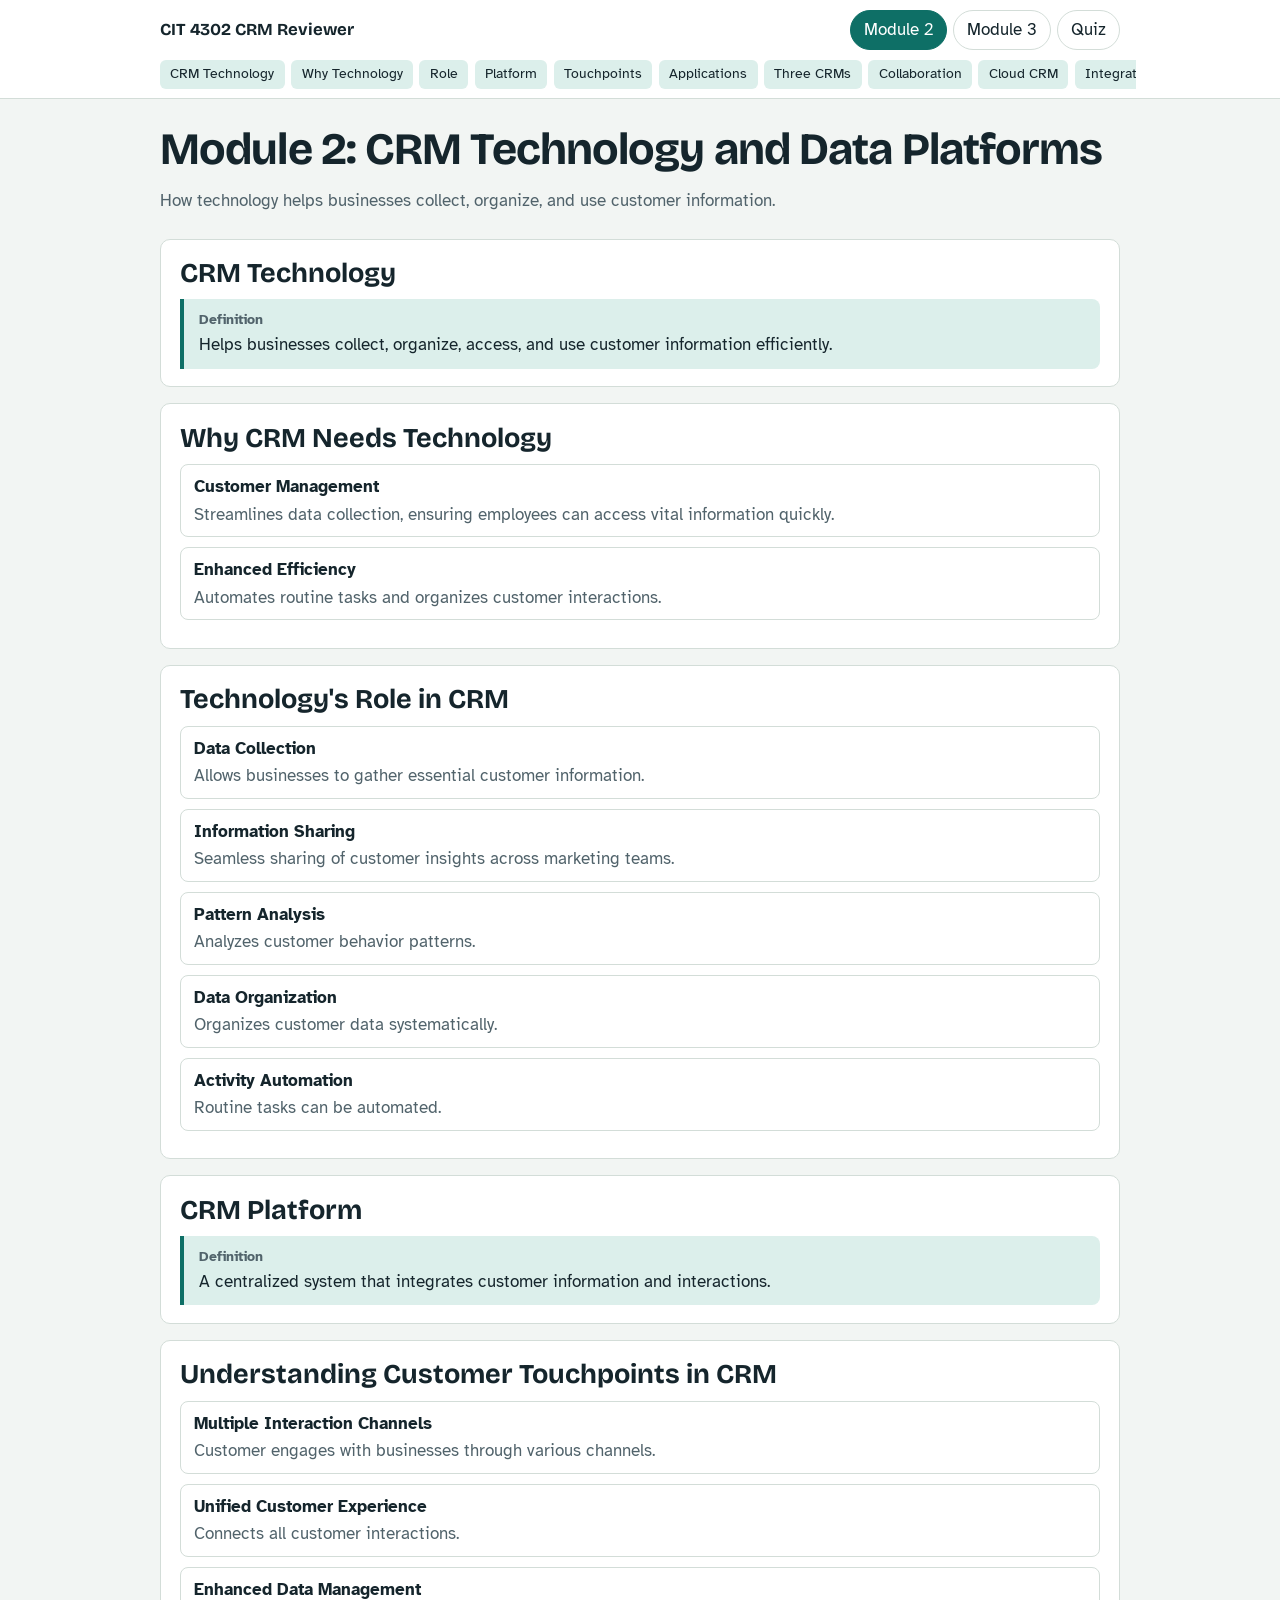
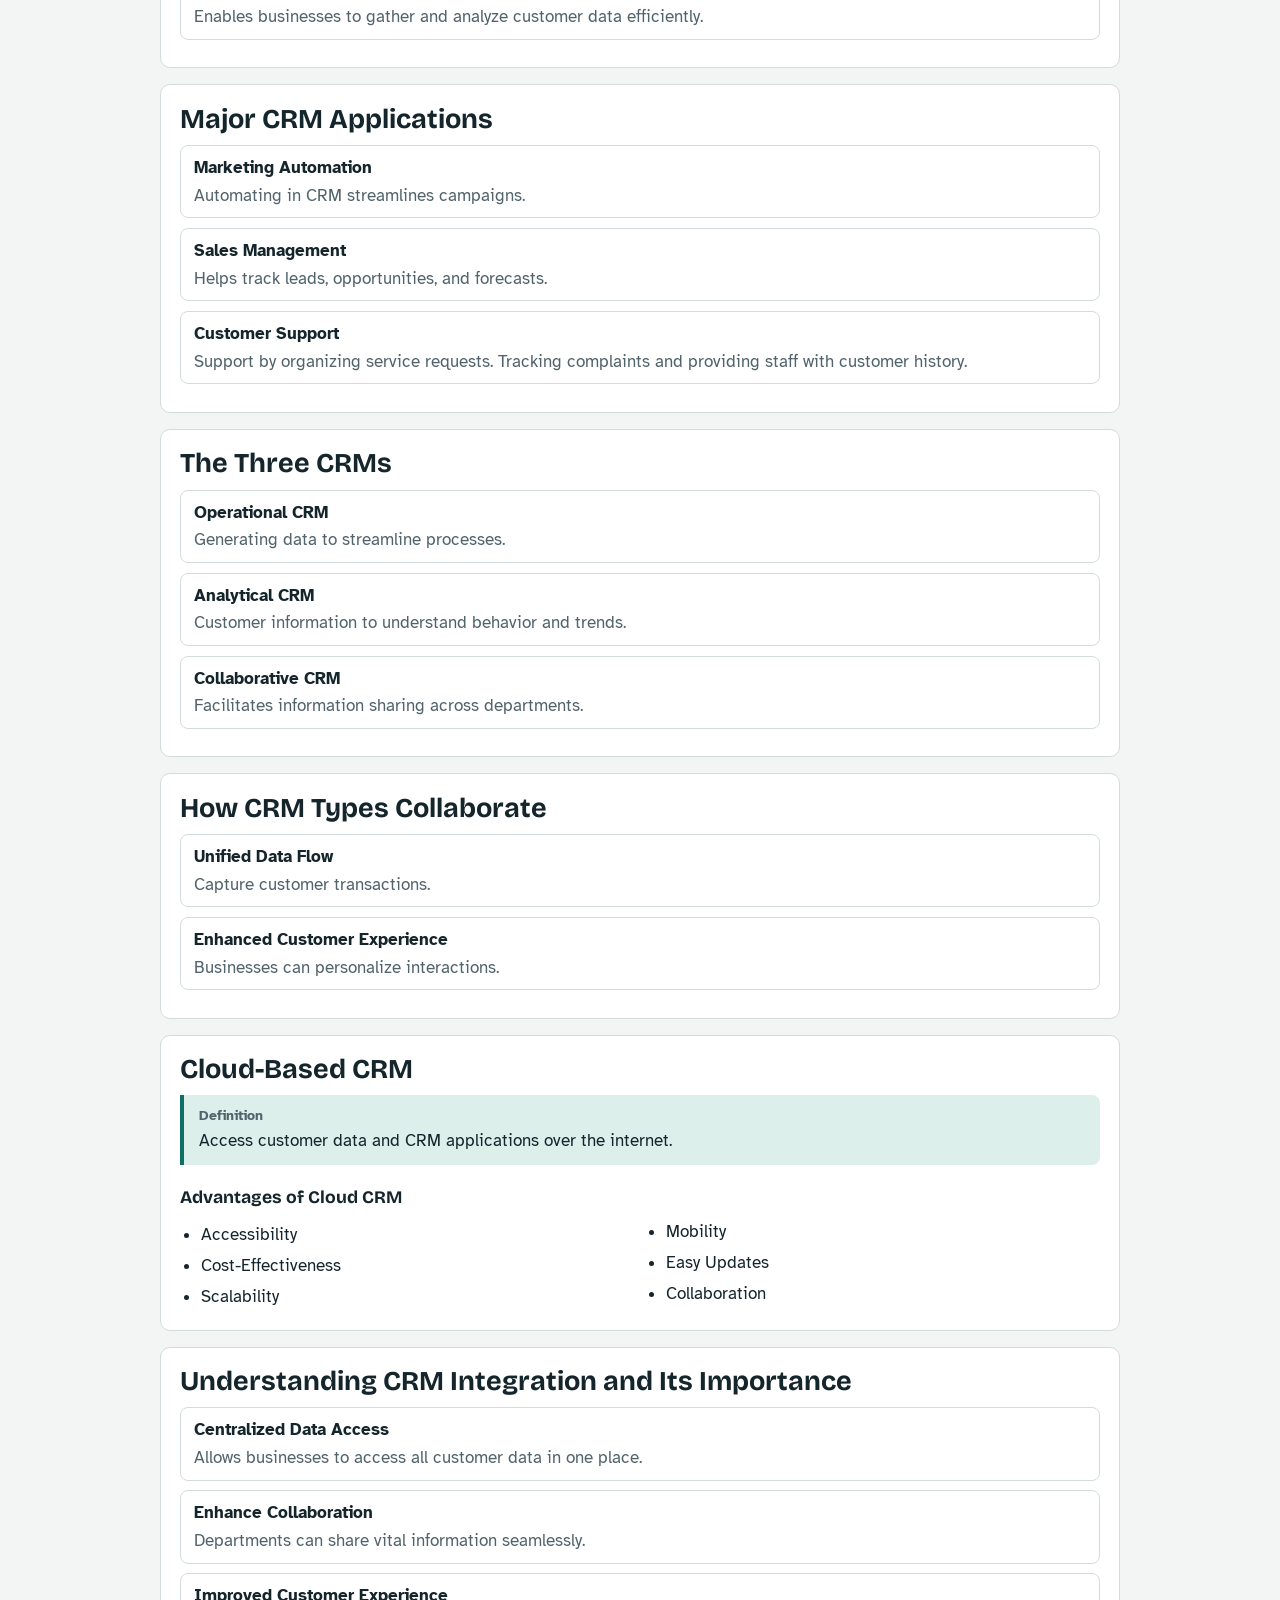
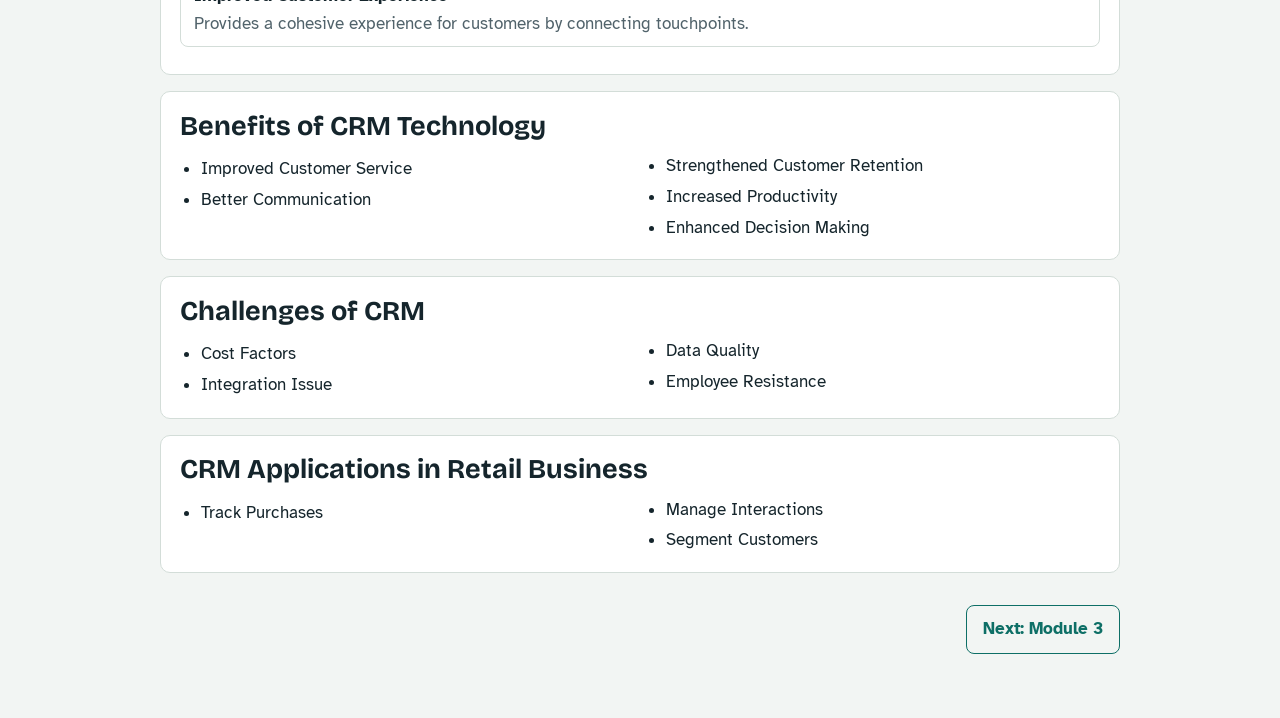
<file: index.html>
<!DOCTYPE html>
<html lang="en"><head><meta charset="utf-8"><meta name="viewport" content="width=device-width,initial-scale=1">
<title>Module 2: CRM Technology and Data Platforms | CIT 4302</title>
<link rel="preconnect" href="https://fonts.googleapis.com"><link rel="preconnect" href="https://fonts.gstatic.com" crossorigin>
<link href="https://fonts.googleapis.com/css2?family=Atkinson+Hyperlegible:wght@400;700&family=Bricolage+Grotesque:wght@600;700&display=swap" rel="stylesheet">
<link rel="stylesheet" href="styles.css"></head><body>
<header class="top"><div class="bar"><strong class="brand">CIT 4302 CRM Reviewer</strong>
<nav aria-label="Pages"><a href="index.html" aria-current="page">Module 2</a><a href="module3.html">Module 3</a><a href="quiz.html">Quiz</a></nav></div>
<nav class="jump" aria-label="Sections"><a href="#tech">CRM Technology</a><a href="#why">Why Technology</a><a href="#role">Role</a><a href="#platform">Platform</a><a href="#touch">Touchpoints</a><a href="#apps">Applications</a><a href="#three">Three CRMs</a><a href="#collab">Collaboration</a><a href="#cloud">Cloud CRM</a><a href="#integration">Integration</a><a href="#benefits">Benefits</a><a href="#challenges">Challenges</a><a href="#retail">Retail</a></nav></header>
<main>
<div class="hero"><h1>Module 2: CRM Technology and Data Platforms</h1><p>How technology helps businesses collect, organize, and use customer information.</p></div>

<section id="tech"><h2>CRM Technology</h2>
<div class="def"><b>Definition</b>Helps businesses collect, organize, access, and use customer information efficiently.</div></section>

<section id="why"><h2>Why CRM Needs Technology</h2>
<dl class="terms"><div><dt>Customer Management</dt><dd>Streamlines data collection, ensuring employees can access vital information quickly.</dd></div>
<div><dt>Enhanced Efficiency</dt><dd>Automates routine tasks and organizes customer interactions.</dd></div></dl></section>

<section id="role"><h2>Technology's Role in CRM</h2>
<dl class="terms"><div><dt>Data Collection</dt><dd>Allows businesses to gather essential customer information.</dd></div>
<div><dt>Information Sharing</dt><dd>Seamless sharing of customer insights across marketing teams.</dd></div>
<div><dt>Pattern Analysis</dt><dd>Analyzes customer behavior patterns.</dd></div>
<div><dt>Data Organization</dt><dd>Organizes customer data systematically.</dd></div>
<div><dt>Activity Automation</dt><dd>Routine tasks can be automated.</dd></div></dl></section>

<section id="platform"><h2>CRM Platform</h2>
<div class="def"><b>Definition</b>A centralized system that integrates customer information and interactions.</div></section>

<section id="touch"><h2>Understanding Customer Touchpoints in CRM</h2>
<dl class="terms"><div><dt>Multiple Interaction Channels</dt><dd>Customer engages with businesses through various channels.</dd></div>
<div><dt>Unified Customer Experience</dt><dd>Connects all customer interactions.</dd></div>
<div><dt>Enhanced Data Management</dt><dd>Enables businesses to gather and analyze customer data efficiently.</dd></div></dl></section>

<section id="apps"><h2>Major CRM Applications</h2>
<dl class="terms"><div><dt>Marketing Automation</dt><dd>Automating in CRM streamlines campaigns.</dd></div>
<div><dt>Sales Management</dt><dd>Helps track leads, opportunities, and forecasts.</dd></div>
<div><dt>Customer Support</dt><dd>Support by organizing service requests. Tracking complaints and providing staff with customer history.</dd></div></dl></section>

<section id="three"><h2>The Three CRMs</h2>
<dl class="terms"><div><dt>Operational CRM</dt><dd>Generating data to streamline processes.</dd></div>
<div><dt>Analytical CRM</dt><dd>Customer information to understand behavior and trends.</dd></div>
<div><dt>Collaborative CRM</dt><dd>Facilitates information sharing across departments.</dd></div></dl></section>

<section id="collab"><h2>How CRM Types Collaborate</h2>
<dl class="terms"><div><dt>Unified Data Flow</dt><dd>Capture customer transactions.</dd></div>
<div><dt>Enhanced Customer Experience</dt><dd>Businesses can personalize interactions.</dd></div></dl></section>

<section id="cloud"><h2>Cloud-Based CRM</h2>
<div class="def"><b>Definition</b>Access customer data and CRM applications over the internet.</div>
<h3>Advantages of Cloud CRM</h3>
<ul class="two"><li>Accessibility</li><li>Cost-Effectiveness</li><li>Scalability</li><li>Mobility</li><li>Easy Updates</li><li>Collaboration</li></ul></section>

<section id="integration"><h2>Understanding CRM Integration and Its Importance</h2>
<dl class="terms"><div><dt>Centralized Data Access</dt><dd>Allows businesses to access all customer data in one place.</dd></div>
<div><dt>Enhance Collaboration</dt><dd>Departments can share vital information seamlessly.</dd></div>
<div><dt>Improved Customer Experience</dt><dd>Provides a cohesive experience for customers by connecting touchpoints.</dd></div></dl></section>

<section id="benefits"><h2>Benefits of CRM Technology</h2>
<ul class="two"><li>Improved Customer Service</li><li>Better Communication</li><li>Strengthened Customer Retention</li><li>Increased Productivity</li><li>Enhanced Decision Making</li></ul></section>

<section id="challenges"><h2>Challenges of CRM</h2>
<ul class="two"><li>Cost Factors</li><li>Integration Issue</li><li>Data Quality</li><li>Employee Resistance</li></ul></section>

<section id="retail"><h2>CRM Applications in Retail Business</h2>
<ul class="two"><li>Track Purchases</li><li>Manage Interactions</li><li>Segment Customers</li></ul></section>

<div class="pager"><span></span><a href="module3.html">Next: Module 3</a></div>
</main></body></html>
</file>
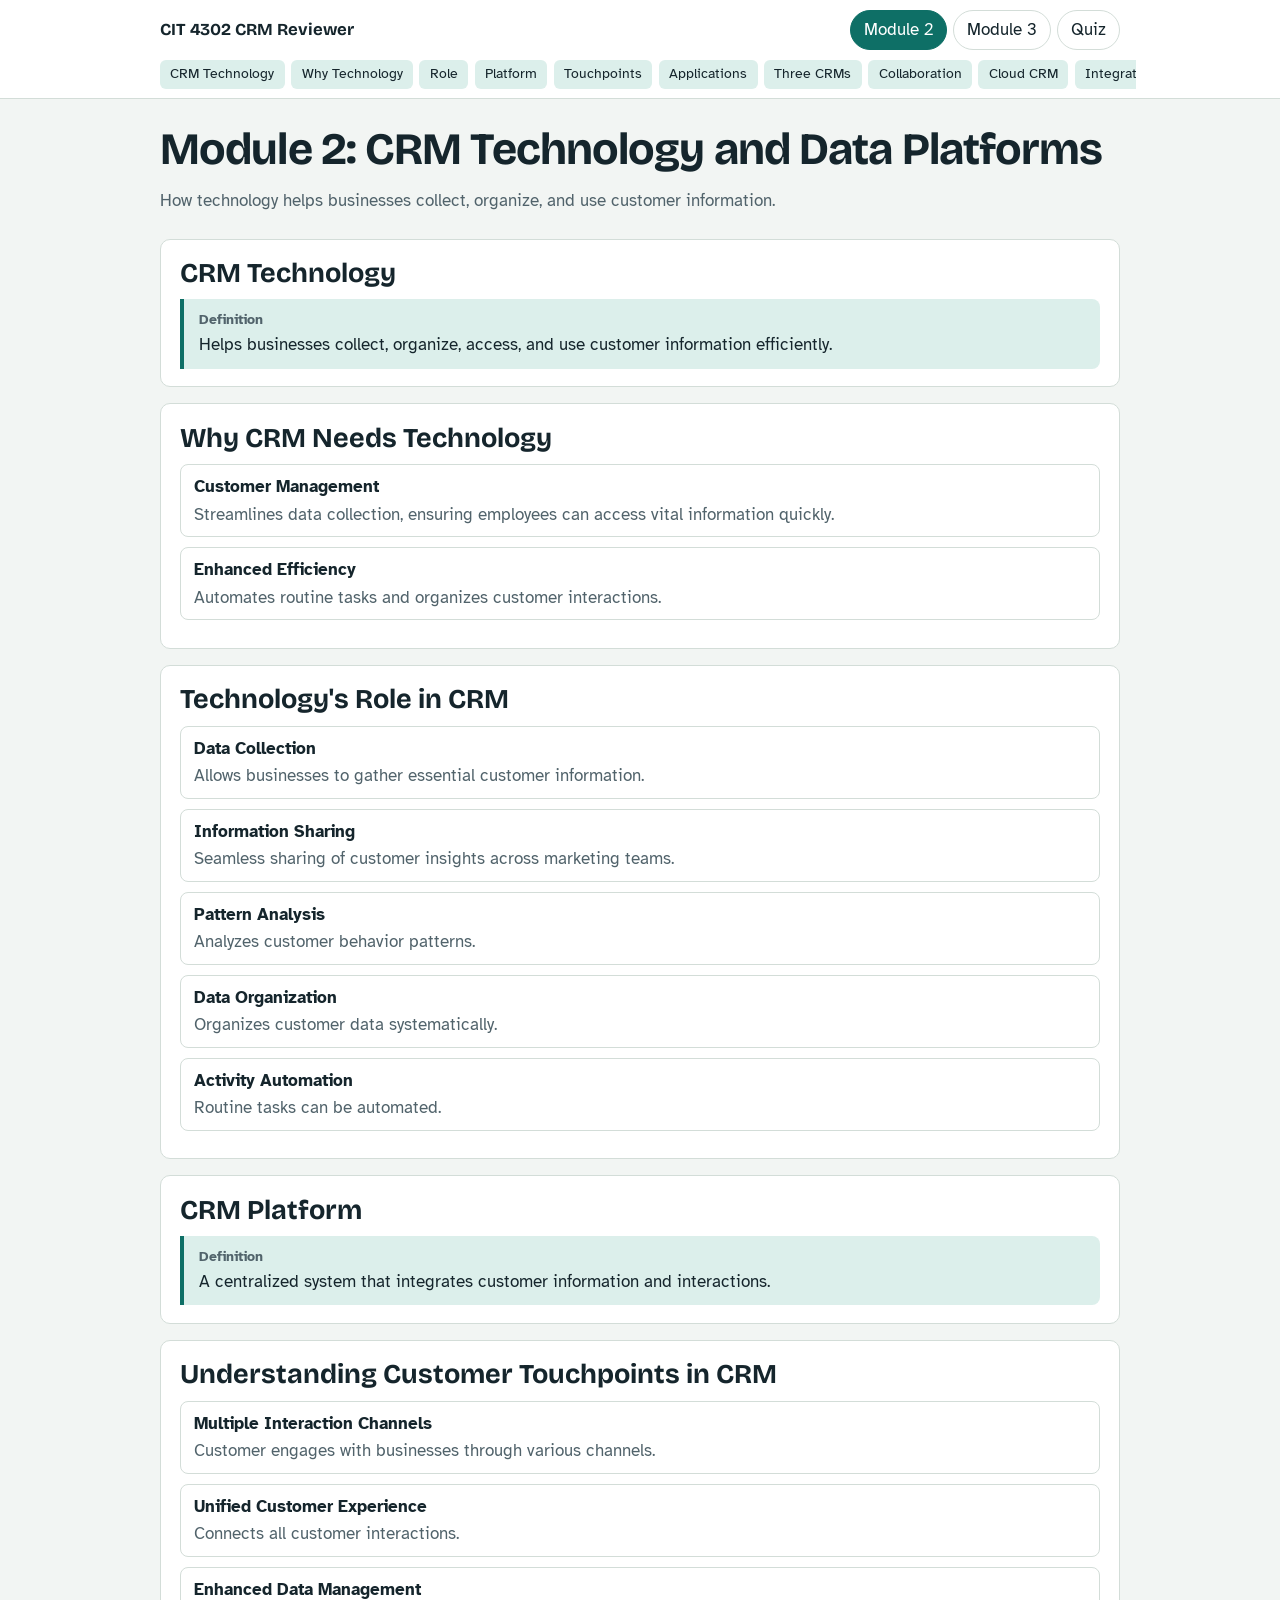
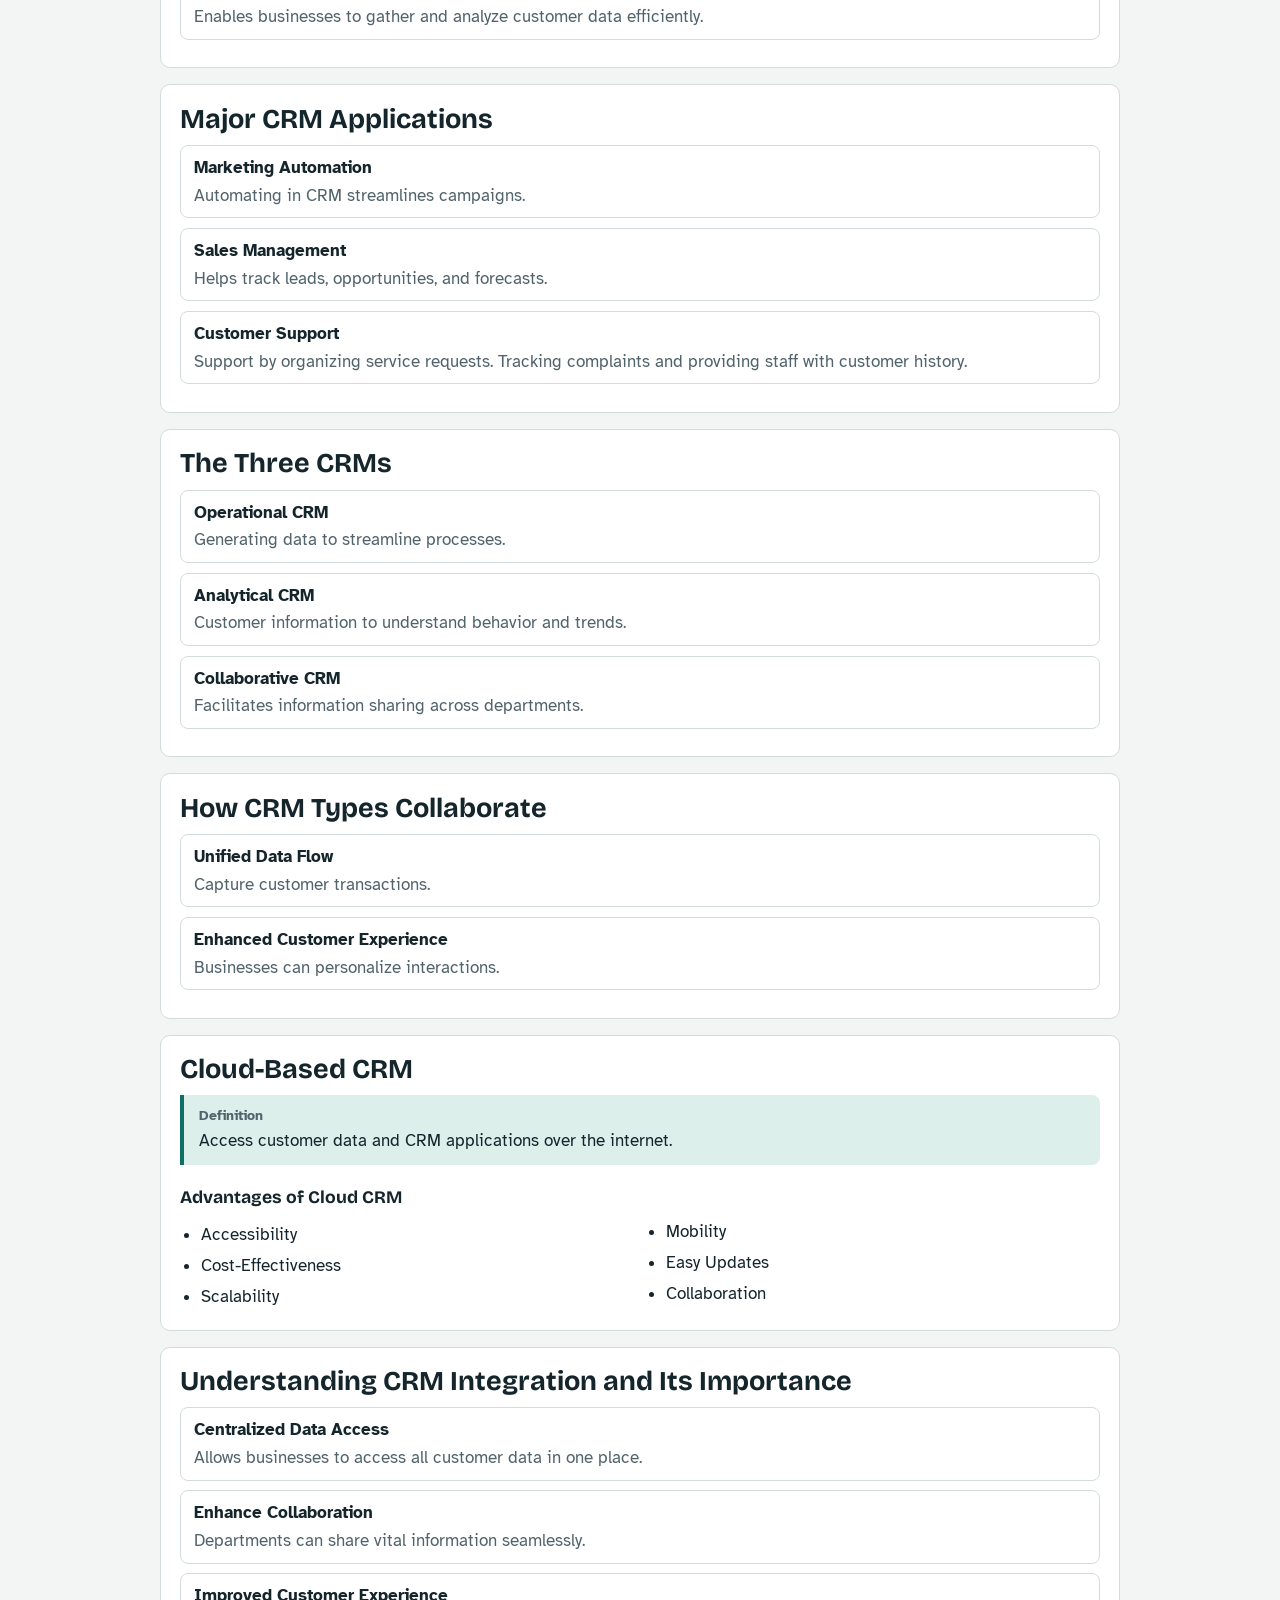
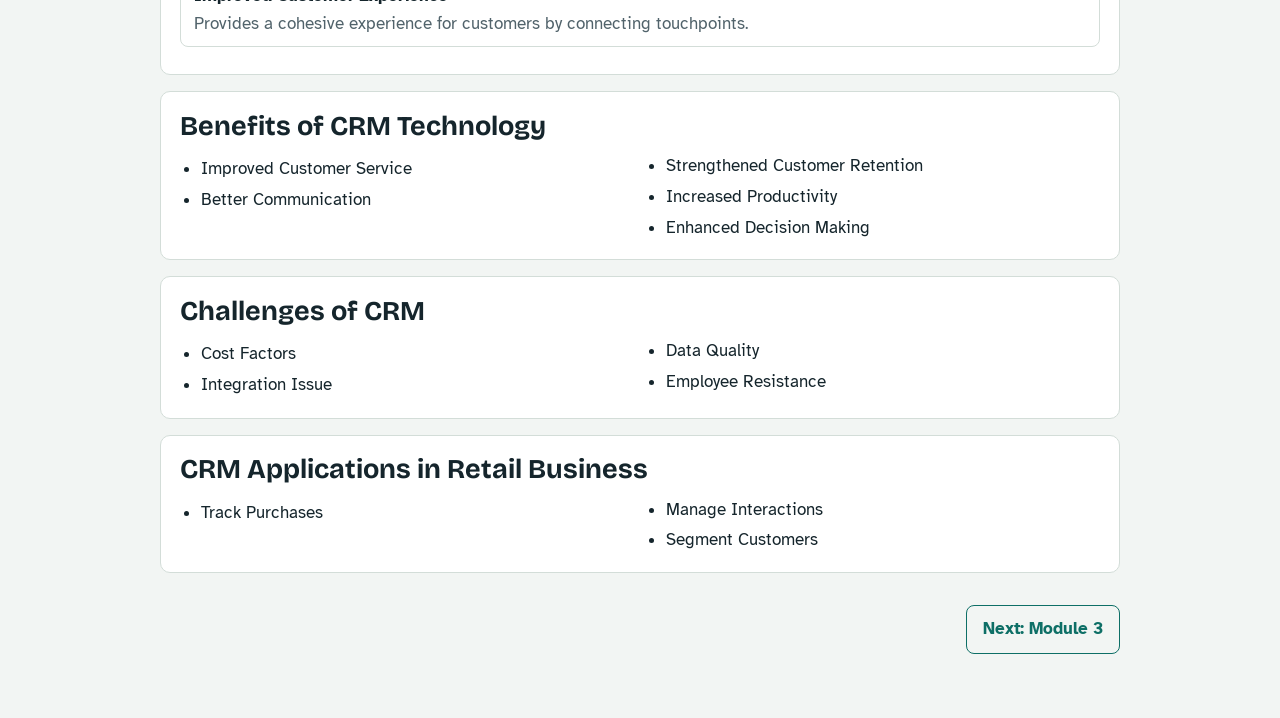
<file: module2.html>
<!DOCTYPE html>
<html lang="en"><head><meta charset="utf-8"><meta name="viewport" content="width=device-width,initial-scale=1">
<title>Module 2: CRM Technology and Data Platforms | CIT 4302</title>
<link rel="preconnect" href="https://fonts.googleapis.com"><link rel="preconnect" href="https://fonts.gstatic.com" crossorigin>
<link href="https://fonts.googleapis.com/css2?family=Atkinson+Hyperlegible:wght@400;700&family=Bricolage+Grotesque:wght@600;700&display=swap" rel="stylesheet">
<link rel="stylesheet" href="styles.css"></head><body>
<header class="top"><div class="bar"><strong class="brand">CIT 4302 CRM Reviewer</strong>
<nav aria-label="Pages"><a href="module2.html" aria-current="page">Module 2</a><a href="module3.html">Module 3</a><a href="quiz.html">Quiz</a></nav></div>
<nav class="jump" aria-label="Sections"><a href="#tech">CRM Technology</a><a href="#why">Why Technology</a><a href="#role">Role</a><a href="#platform">Platform</a><a href="#touch">Touchpoints</a><a href="#apps">Applications</a><a href="#three">Three CRMs</a><a href="#collab">Collaboration</a><a href="#cloud">Cloud CRM</a><a href="#integration">Integration</a><a href="#benefits">Benefits</a><a href="#challenges">Challenges</a><a href="#retail">Retail</a></nav></header>
<main>
<div class="hero"><h1>Module 2: CRM Technology and Data Platforms</h1><p>How technology helps businesses collect, organize, and use customer information.</p></div>

<section id="tech"><h2>CRM Technology</h2>
<div class="def"><b>Definition</b>Helps businesses collect, organize, access, and use customer information efficiently.</div></section>

<section id="why"><h2>Why CRM Needs Technology</h2>
<dl class="terms"><div><dt>Customer Management</dt><dd>Streamlines data collection, ensuring employees can access vital information quickly.</dd></div>
<div><dt>Enhanced Efficiency</dt><dd>Automates routine tasks and organizes customer interactions.</dd></div></dl></section>

<section id="role"><h2>Technology's Role in CRM</h2>
<dl class="terms"><div><dt>Data Collection</dt><dd>Allows businesses to gather essential customer information.</dd></div>
<div><dt>Information Sharing</dt><dd>Seamless sharing of customer insights across marketing teams.</dd></div>
<div><dt>Pattern Analysis</dt><dd>Analyzes customer behavior patterns.</dd></div>
<div><dt>Data Organization</dt><dd>Organizes customer data systematically.</dd></div>
<div><dt>Activity Automation</dt><dd>Routine tasks can be automated.</dd></div></dl></section>

<section id="platform"><h2>CRM Platform</h2>
<div class="def"><b>Definition</b>A centralized system that integrates customer information and interactions.</div></section>

<section id="touch"><h2>Understanding Customer Touchpoints in CRM</h2>
<dl class="terms"><div><dt>Multiple Interaction Channels</dt><dd>Customer engages with businesses through various channels.</dd></div>
<div><dt>Unified Customer Experience</dt><dd>Connects all customer interactions.</dd></div>
<div><dt>Enhanced Data Management</dt><dd>Enables businesses to gather and analyze customer data efficiently.</dd></div></dl></section>

<section id="apps"><h2>Major CRM Applications</h2>
<dl class="terms"><div><dt>Marketing Automation</dt><dd>Automating in CRM streamlines campaigns.</dd></div>
<div><dt>Sales Management</dt><dd>Helps track leads, opportunities, and forecasts.</dd></div>
<div><dt>Customer Support</dt><dd>Support by organizing service requests. Tracking complaints and providing staff with customer history.</dd></div></dl></section>

<section id="three"><h2>The Three CRMs</h2>
<dl class="terms"><div><dt>Operational CRM</dt><dd>Generating data to streamline processes.</dd></div>
<div><dt>Analytical CRM</dt><dd>Customer information to understand behavior and trends.</dd></div>
<div><dt>Collaborative CRM</dt><dd>Facilitates information sharing across departments.</dd></div></dl></section>

<section id="collab"><h2>How CRM Types Collaborate</h2>
<dl class="terms"><div><dt>Unified Data Flow</dt><dd>Capture customer transactions.</dd></div>
<div><dt>Enhanced Customer Experience</dt><dd>Businesses can personalize interactions.</dd></div></dl></section>

<section id="cloud"><h2>Cloud-Based CRM</h2>
<div class="def"><b>Definition</b>Access customer data and CRM applications over the internet.</div>
<h3>Advantages of Cloud CRM</h3>
<ul class="two"><li>Accessibility</li><li>Cost-Effectiveness</li><li>Scalability</li><li>Mobility</li><li>Easy Updates</li><li>Collaboration</li></ul></section>

<section id="integration"><h2>Understanding CRM Integration and Its Importance</h2>
<dl class="terms"><div><dt>Centralized Data Access</dt><dd>Allows businesses to access all customer data in one place.</dd></div>
<div><dt>Enhance Collaboration</dt><dd>Departments can share vital information seamlessly.</dd></div>
<div><dt>Improved Customer Experience</dt><dd>Provides a cohesive experience for customers by connecting touchpoints.</dd></div></dl></section>

<section id="benefits"><h2>Benefits of CRM Technology</h2>
<ul class="two"><li>Improved Customer Service</li><li>Better Communication</li><li>Strengthened Customer Retention</li><li>Increased Productivity</li><li>Enhanced Decision Making</li></ul></section>

<section id="challenges"><h2>Challenges of CRM</h2>
<ul class="two"><li>Cost Factors</li><li>Integration Issue</li><li>Data Quality</li><li>Employee Resistance</li></ul></section>

<section id="retail"><h2>CRM Applications in Retail Business</h2>
<ul class="two"><li>Track Purchases</li><li>Manage Interactions</li><li>Segment Customers</li></ul></section>

<div class="pager"><span></span><a href="module3.html">Next: Module 3</a></div>
</main></body></html>
</file>
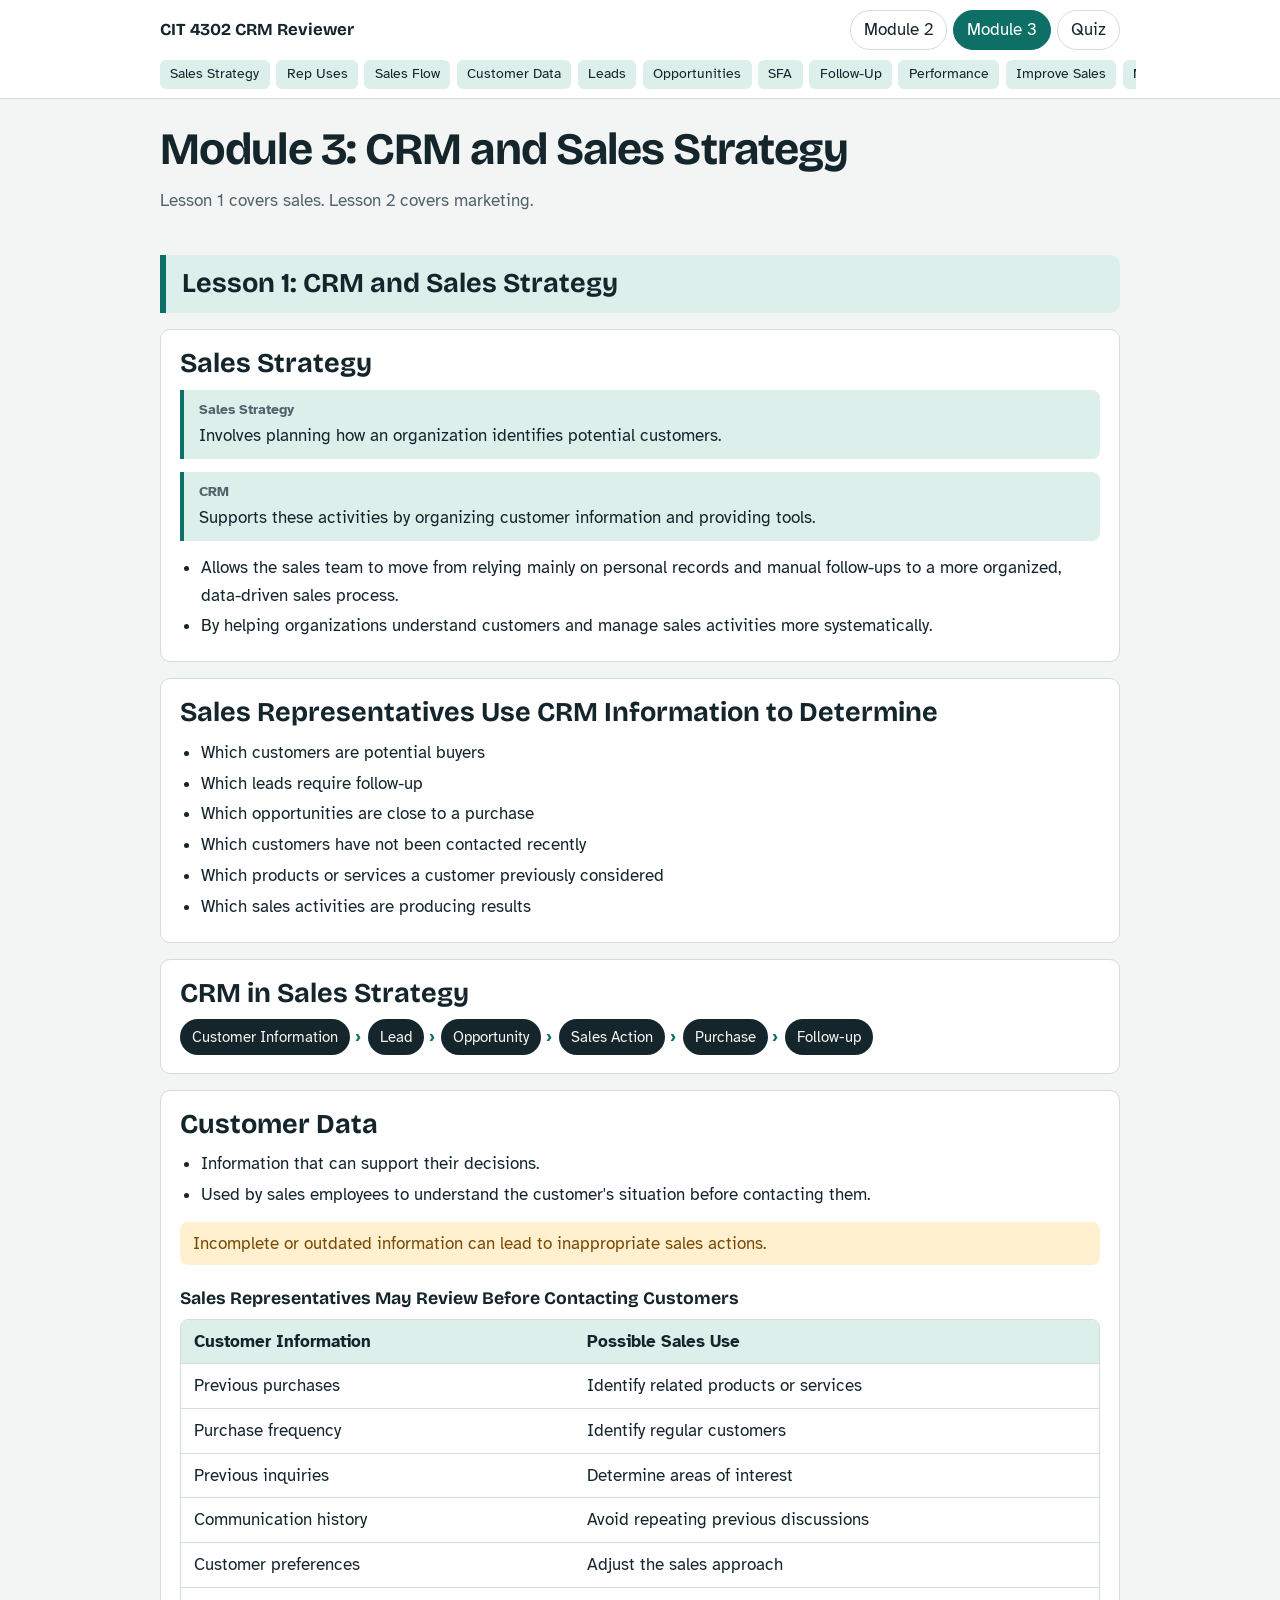
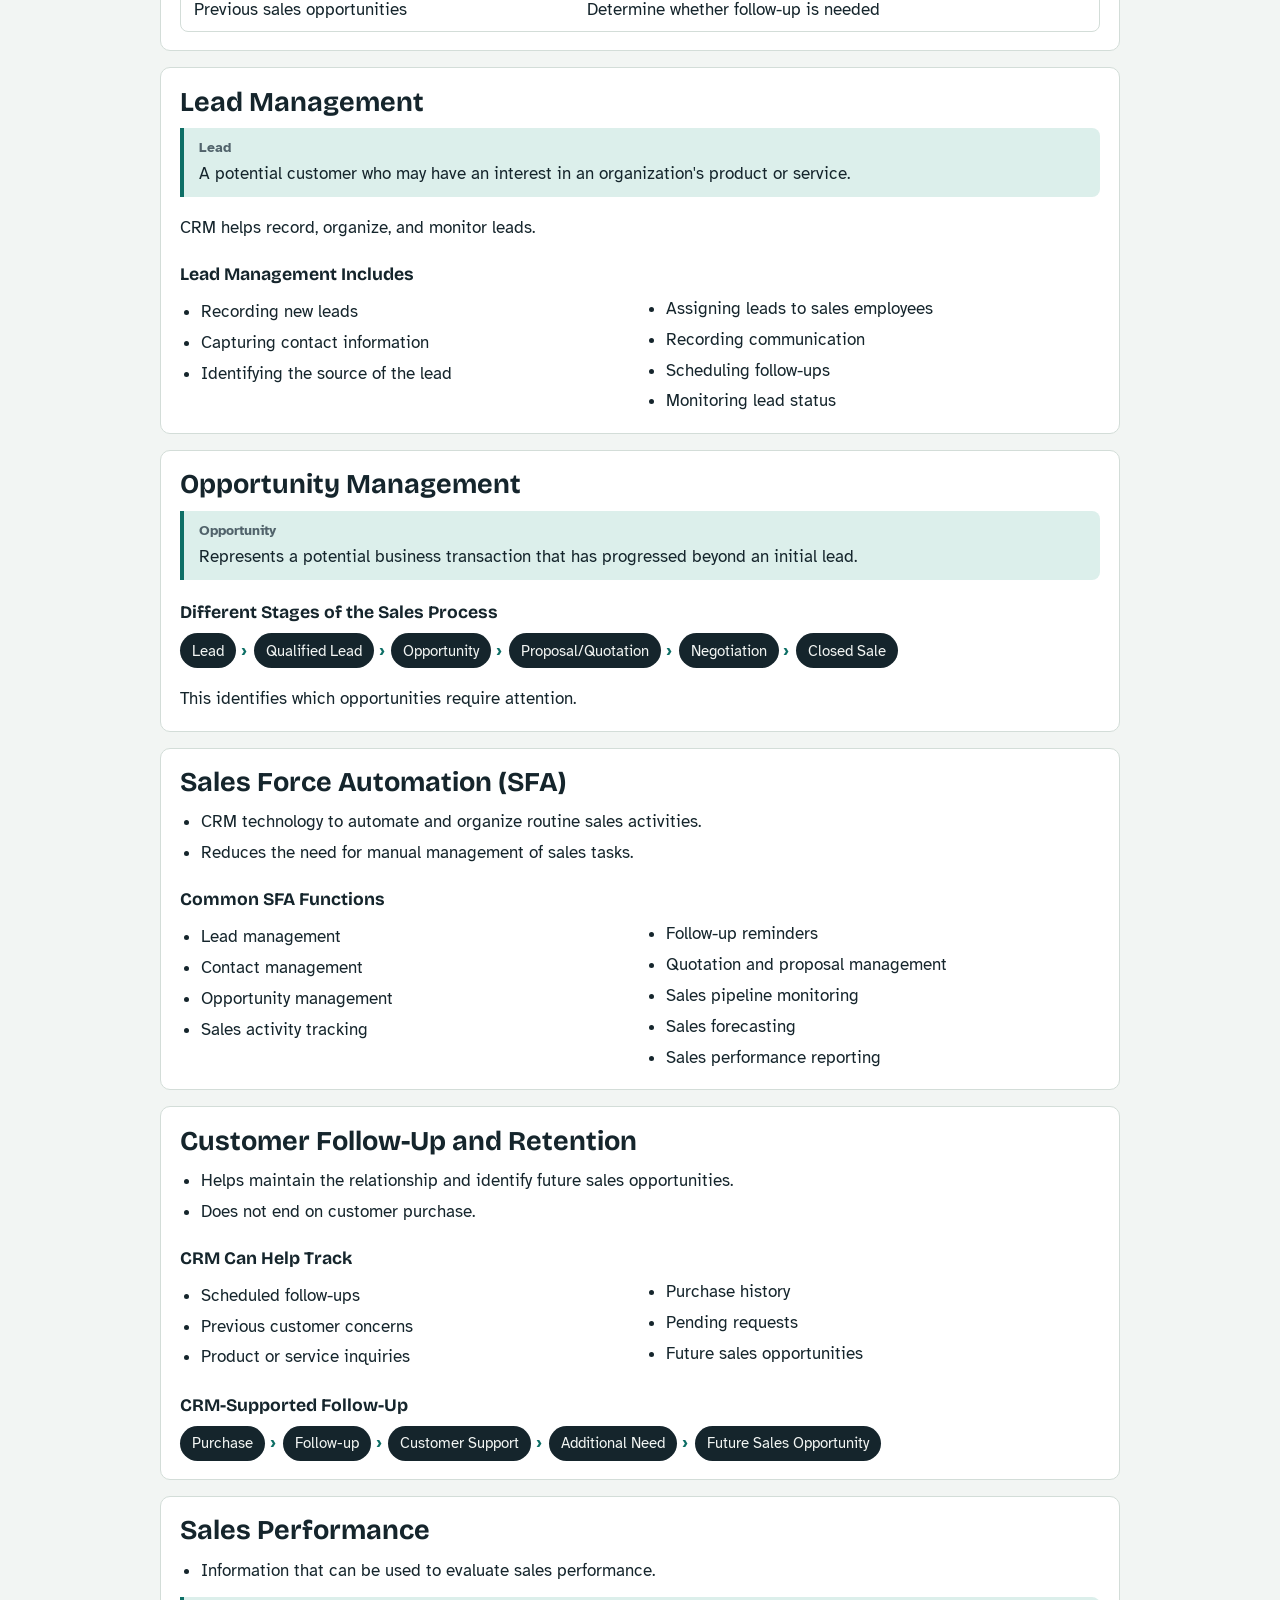
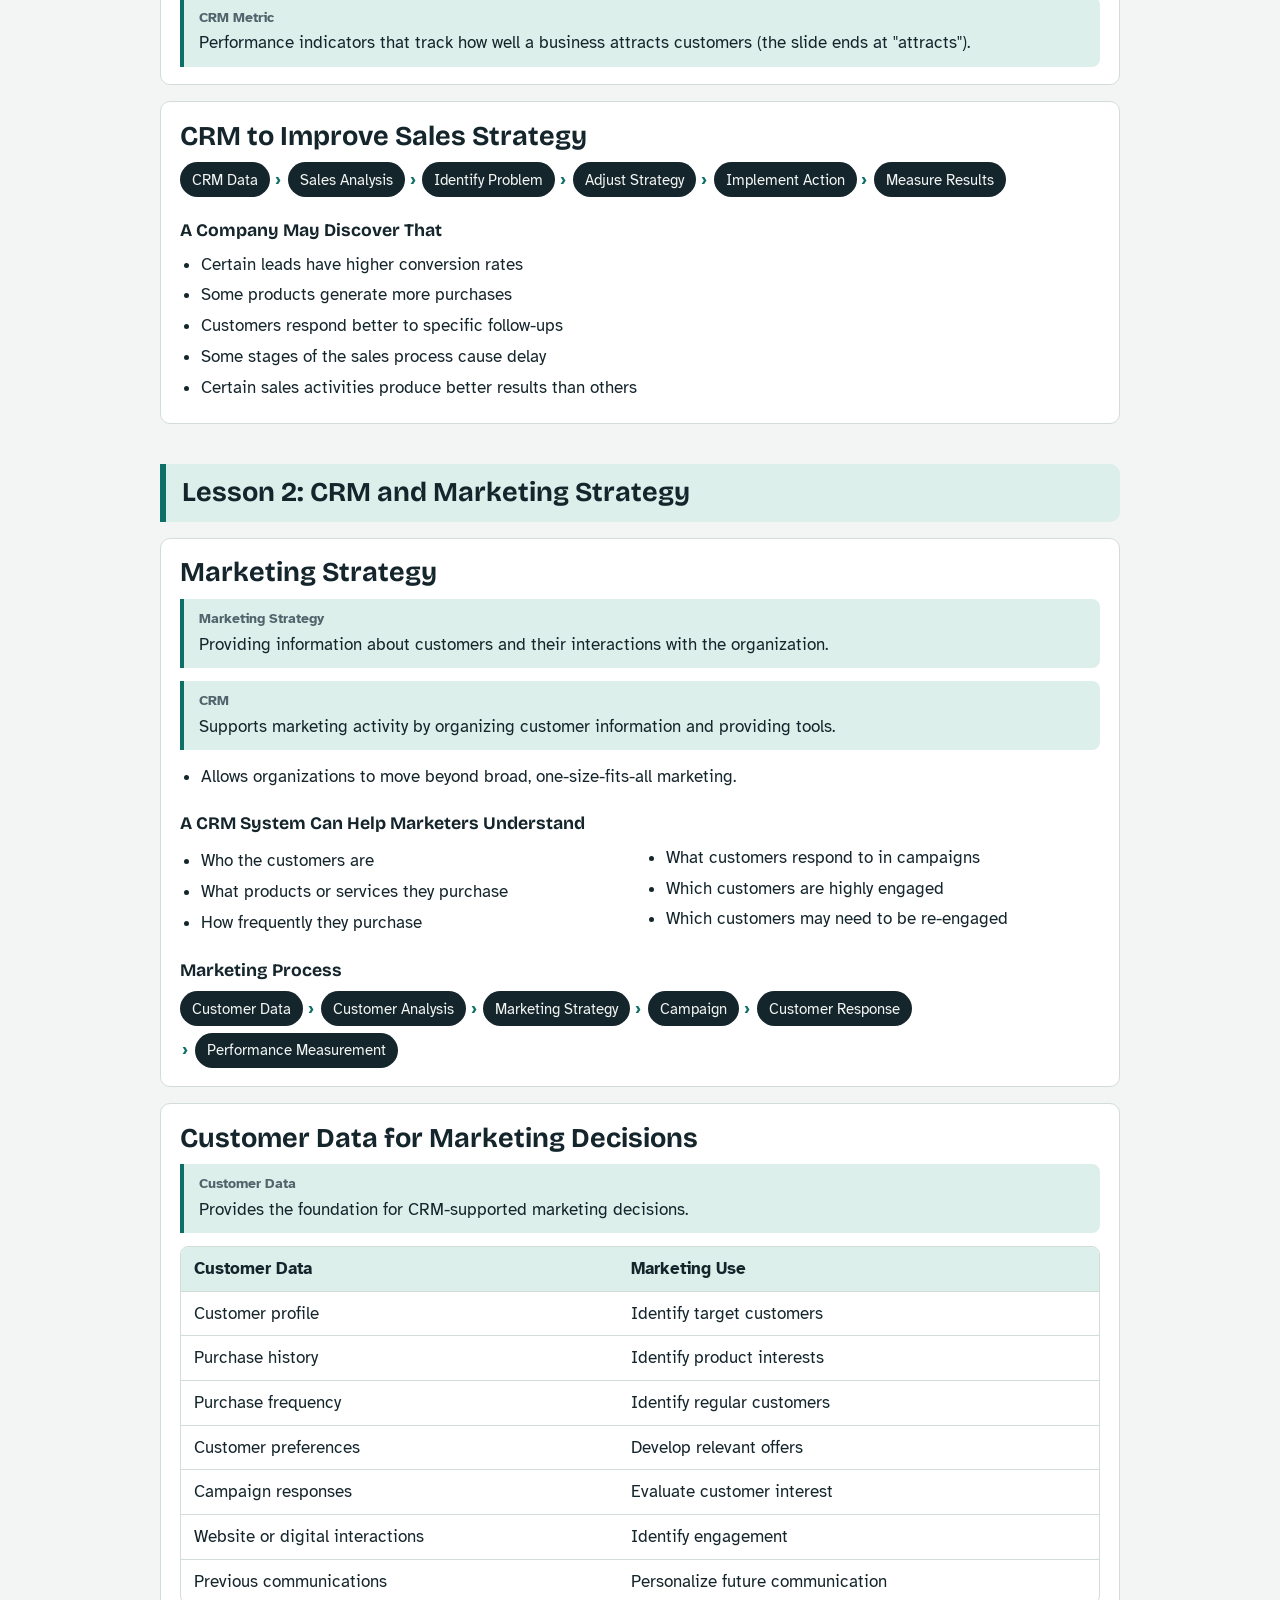
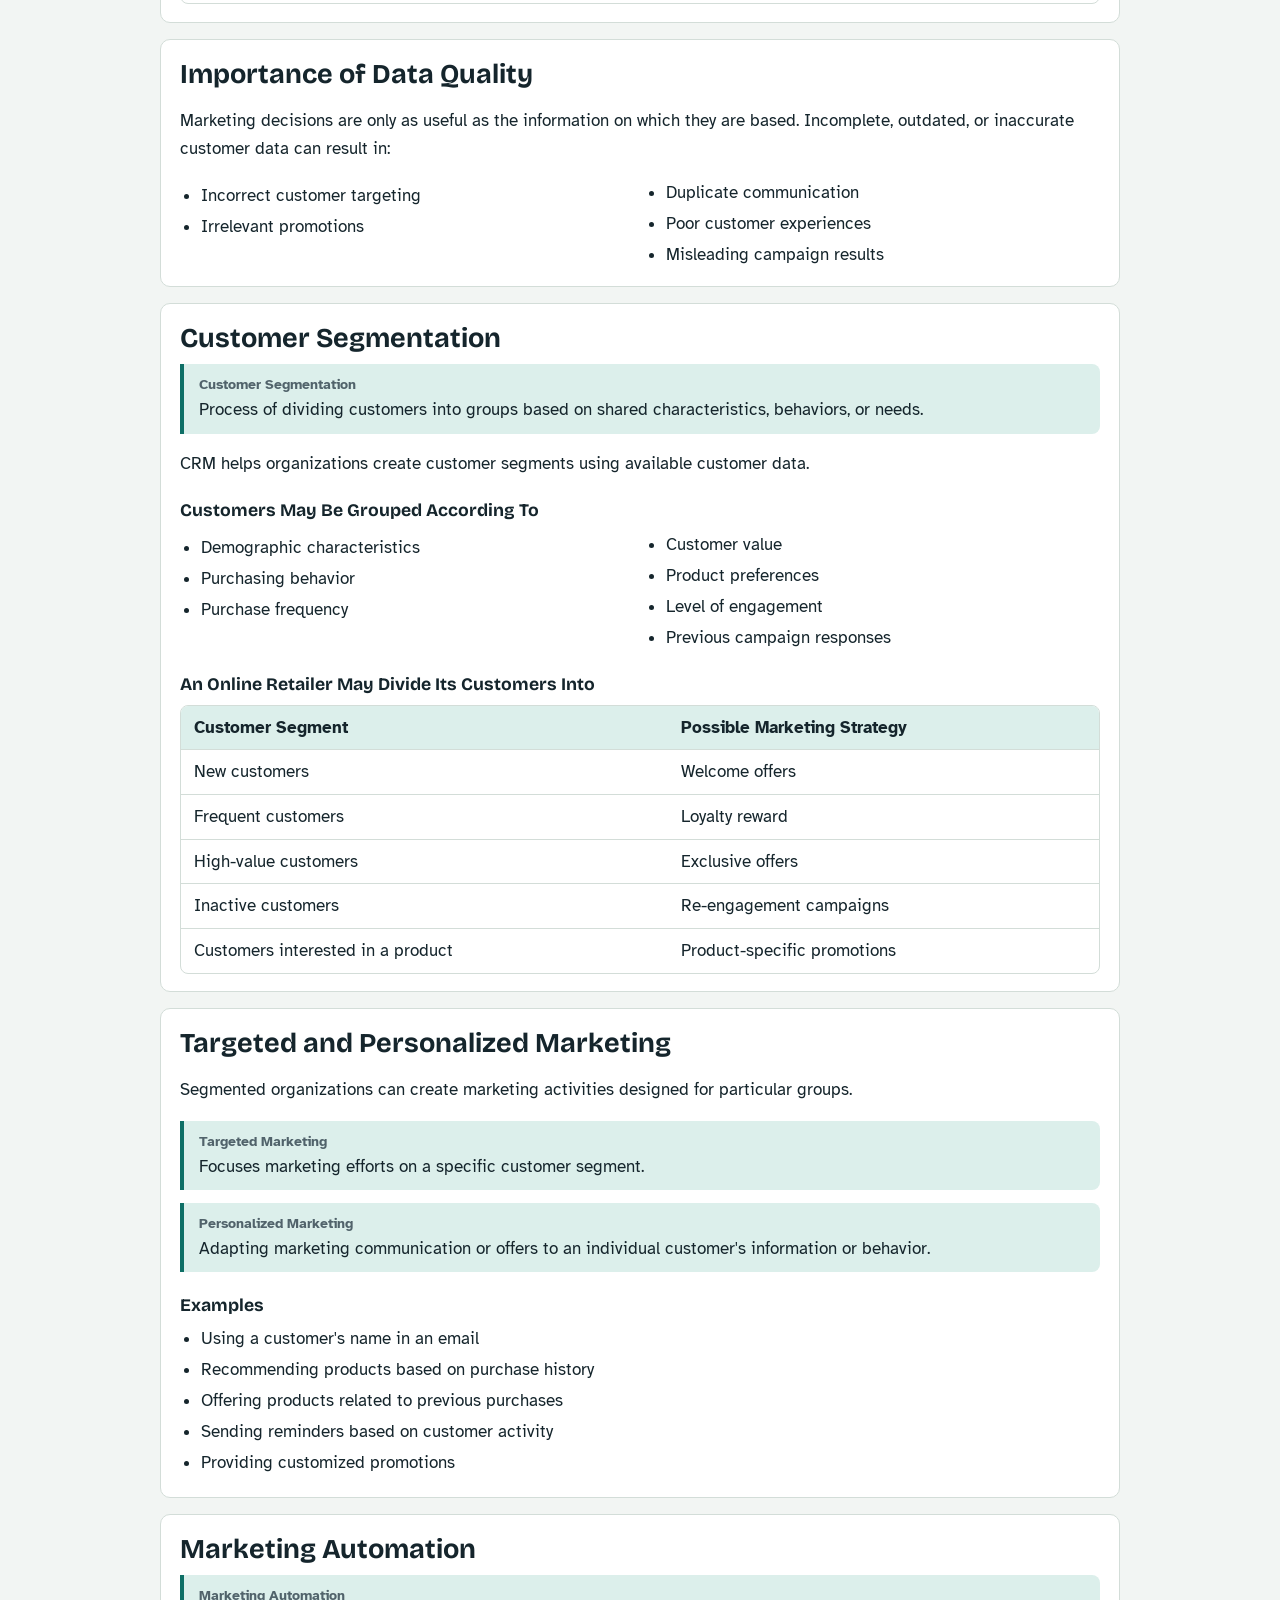
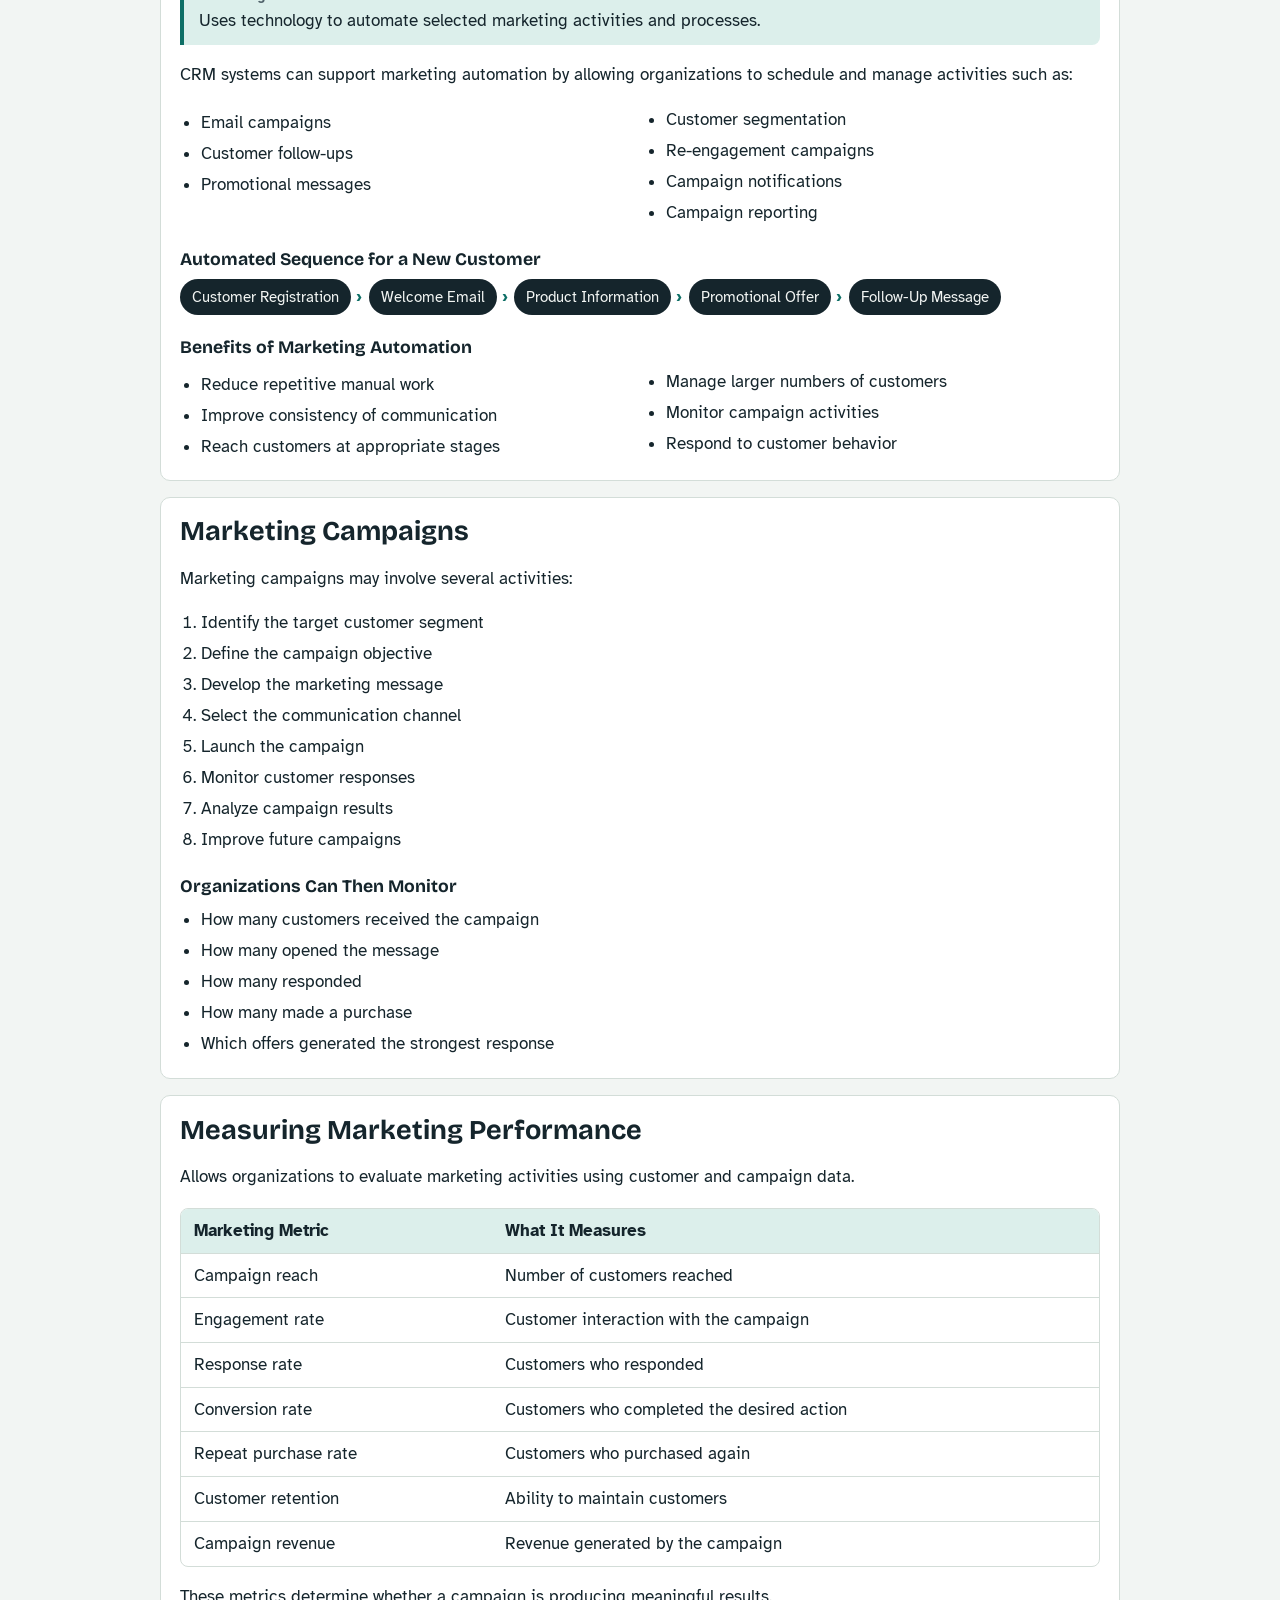
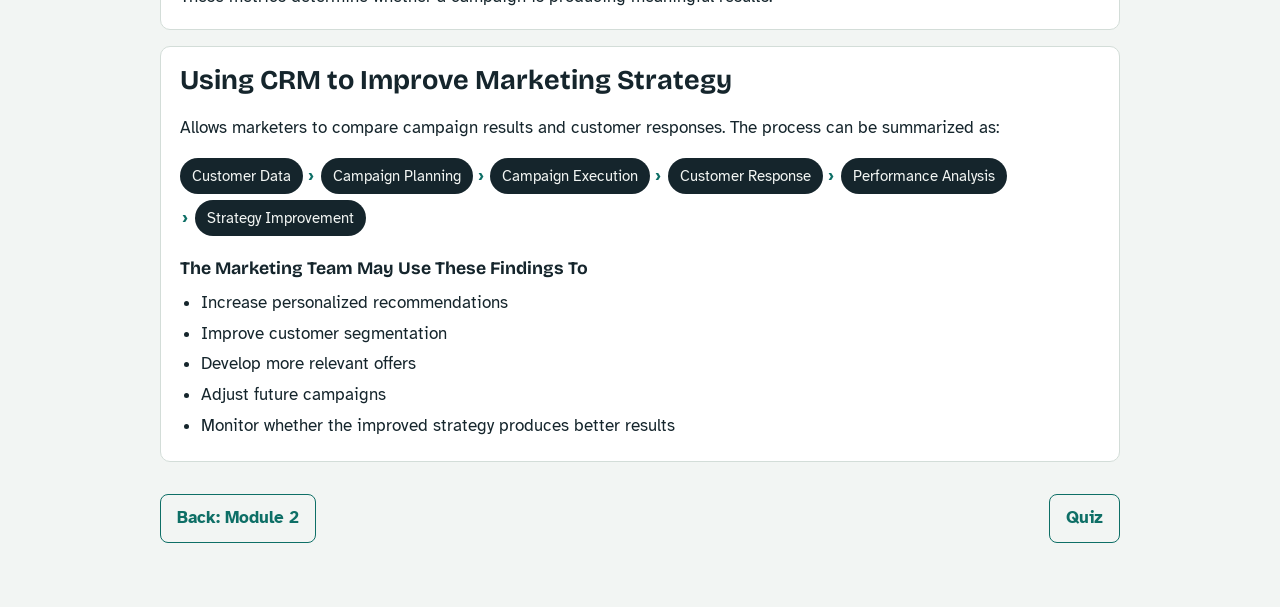
<file: module3 (1).html>
<!DOCTYPE html>
<html lang="en"><head><meta charset="utf-8"><meta name="viewport" content="width=device-width,initial-scale=1">
<title>Module 3: CRM and Sales / Marketing Strategy | CIT 4302</title>
<link rel="preconnect" href="https://fonts.googleapis.com"><link rel="preconnect" href="https://fonts.gstatic.com" crossorigin>
<link href="https://fonts.googleapis.com/css2?family=Atkinson+Hyperlegible:wght@400;700&family=Bricolage+Grotesque:wght@600;700&display=swap" rel="stylesheet">
<link rel="stylesheet" href="styles.css"></head><body>
<header class="top"><div class="bar"><strong class="brand">CIT 4302 CRM Reviewer</strong>
<nav aria-label="Pages"><a href="module2.html">Module 2</a><a href="module3.html" aria-current="page">Module 3</a><a href="quiz.html">Quiz</a></nav></div>
<nav class="jump" aria-label="Sections"><a href="#sales">Sales Strategy</a><a href="#rep">Rep Uses</a><a href="#sflow">Sales Flow</a><a href="#cdata">Customer Data</a><a href="#lead">Leads</a><a href="#opp">Opportunities</a><a href="#sfa">SFA</a><a href="#follow">Follow-Up</a><a href="#perf">Performance</a><a href="#simprove">Improve Sales</a><a href="#mkt">Marketing Strategy</a><a href="#mdata">Marketing Data</a><a href="#quality">Data Quality</a><a href="#seg">Segmentation</a><a href="#target">Targeted</a><a href="#auto">Automation</a><a href="#camp">Campaigns</a><a href="#metrics">Metrics</a><a href="#mimprove">Improve Marketing</a></nav></header>
<main>
<div class="hero"><h1>Module 3: CRM and Sales Strategy</h1><p>Lesson 1 covers sales. Lesson 2 covers marketing.</p></div>

<div class="lesson"><h2>Lesson 1: CRM and Sales Strategy</h2></div>

<section id="sales"><h2>Sales Strategy</h2>
<div class="def"><b>Sales Strategy</b>Involves planning how an organization identifies potential customers.</div>
<div class="def"><b>CRM</b>Supports these activities by organizing customer information and providing tools.</div>
<ul><li>Allows the sales team to move from relying mainly on personal records and manual follow-ups to a more organized, data-driven sales process.</li>
<li>By helping organizations understand customers and manage sales activities more systematically.</li></ul></section>

<section id="rep"><h2>Sales Representatives Use CRM Information to Determine</h2>
<ul><li>Which customers are potential buyers</li><li>Which leads require follow-up</li><li>Which opportunities are close to a purchase</li><li>Which customers have not been contacted recently</li><li>Which products or services a customer previously considered</li><li>Which sales activities are producing results</li></ul></section>

<section id="sflow"><h2>CRM in Sales Strategy</h2>
<ol class="flow"><li>Customer Information</li><li>Lead</li><li>Opportunity</li><li>Sales Action</li><li>Purchase</li><li>Follow-up</li></ol></section>

<section id="cdata"><h2>Customer Data</h2>
<ul><li>Information that can support their decisions.</li><li>Used by sales employees to understand the customer's situation before contacting them.</li></ul>
<p class="flag">Incomplete or outdated information can lead to inappropriate sales actions.</p>
<h3>Sales Representatives May Review Before Contacting Customers</h3>
<div class="tw"><table><thead><tr><th>Customer Information</th><th>Possible Sales Use</th></tr></thead><tbody>
<tr><td>Previous purchases</td><td>Identify related products or services</td></tr>
<tr><td>Purchase frequency</td><td>Identify regular customers</td></tr>
<tr><td>Previous inquiries</td><td>Determine areas of interest</td></tr>
<tr><td>Communication history</td><td>Avoid repeating previous discussions</td></tr>
<tr><td>Customer preferences</td><td>Adjust the sales approach</td></tr>
<tr><td>Previous sales opportunities</td><td>Determine whether follow-up is needed</td></tr></tbody></table></div></section>

<section id="lead"><h2>Lead Management</h2>
<div class="def"><b>Lead</b>A potential customer who may have an interest in an organization's product or service.</div>
<p>CRM helps record, organize, and monitor leads.</p>
<h3>Lead Management Includes</h3>
<ul class="two"><li>Recording new leads</li><li>Capturing contact information</li><li>Identifying the source of the lead</li><li>Assigning leads to sales employees</li><li>Recording communication</li><li>Scheduling follow-ups</li><li>Monitoring lead status</li></ul></section>

<section id="opp"><h2>Opportunity Management</h2>
<div class="def"><b>Opportunity</b>Represents a potential business transaction that has progressed beyond an initial lead.</div>
<h3>Different Stages of the Sales Process</h3>
<ol class="flow"><li>Lead</li><li>Qualified Lead</li><li>Opportunity</li><li>Proposal/Quotation</li><li>Negotiation</li><li>Closed Sale</li></ol>
<p>This identifies which opportunities require attention.</p></section>

<section id="sfa"><h2>Sales Force Automation (SFA)</h2>
<ul><li>CRM technology to automate and organize routine sales activities.</li><li>Reduces the need for manual management of sales tasks.</li></ul>
<h3>Common SFA Functions</h3>
<ul class="two"><li>Lead management</li><li>Contact management</li><li>Opportunity management</li><li>Sales activity tracking</li><li>Follow-up reminders</li><li>Quotation and proposal management</li><li>Sales pipeline monitoring</li><li>Sales forecasting</li><li>Sales performance reporting</li></ul></section>

<section id="follow"><h2>Customer Follow-Up and Retention</h2>
<ul><li>Helps maintain the relationship and identify future sales opportunities.</li><li>Does not end on customer purchase.</li></ul>
<h3>CRM Can Help Track</h3>
<ul class="two"><li>Scheduled follow-ups</li><li>Previous customer concerns</li><li>Product or service inquiries</li><li>Purchase history</li><li>Pending requests</li><li>Future sales opportunities</li></ul>
<h3>CRM-Supported Follow-Up</h3>
<ol class="flow"><li>Purchase</li><li>Follow-up</li><li>Customer Support</li><li>Additional Need</li><li>Future Sales Opportunity</li></ol></section>

<section id="perf"><h2>Sales Performance</h2>
<ul><li>Information that can be used to evaluate sales performance.</li></ul>
<div class="def"><b>CRM Metric</b>Performance indicators that track how well a business attracts customers (the slide ends at "attracts").</div></section>

<section id="simprove"><h2>CRM to Improve Sales Strategy</h2>
<ol class="flow"><li>CRM Data</li><li>Sales Analysis</li><li>Identify Problem</li><li>Adjust Strategy</li><li>Implement Action</li><li>Measure Results</li></ol>
<h3>A Company May Discover That</h3>
<ul><li>Certain leads have higher conversion rates</li><li>Some products generate more purchases</li><li>Customers respond better to specific follow-ups</li><li>Some stages of the sales process cause delay</li><li>Certain sales activities produce better results than others</li></ul></section>

<div class="lesson"><h2>Lesson 2: CRM and Marketing Strategy</h2></div>

<section id="mkt"><h2>Marketing Strategy</h2>
<div class="def"><b>Marketing Strategy</b>Providing information about customers and their interactions with the organization.</div>
<div class="def"><b>CRM</b>Supports marketing activity by organizing customer information and providing tools.</div>
<ul><li>Allows organizations to move beyond broad, one-size-fits-all marketing.</li></ul>
<h3>A CRM System Can Help Marketers Understand</h3>
<ul class="two"><li>Who the customers are</li><li>What products or services they purchase</li><li>How frequently they purchase</li><li>What customers respond to in campaigns</li><li>Which customers are highly engaged</li><li>Which customers may need to be re-engaged</li></ul>
<h3>Marketing Process</h3>
<ol class="flow"><li>Customer Data</li><li>Customer Analysis</li><li>Marketing Strategy</li><li>Campaign</li><li>Customer Response</li><li>Performance Measurement</li></ol></section>

<section id="mdata"><h2>Customer Data for Marketing Decisions</h2>
<div class="def"><b>Customer Data</b>Provides the foundation for CRM-supported marketing decisions.</div>
<div class="tw"><table><thead><tr><th>Customer Data</th><th>Marketing Use</th></tr></thead><tbody>
<tr><td>Customer profile</td><td>Identify target customers</td></tr>
<tr><td>Purchase history</td><td>Identify product interests</td></tr>
<tr><td>Purchase frequency</td><td>Identify regular customers</td></tr>
<tr><td>Customer preferences</td><td>Develop relevant offers</td></tr>
<tr><td>Campaign responses</td><td>Evaluate customer interest</td></tr>
<tr><td>Website or digital interactions</td><td>Identify engagement</td></tr>
<tr><td>Previous communications</td><td>Personalize future communication</td></tr></tbody></table></div></section>

<section id="quality"><h2>Importance of Data Quality</h2>
<p>Marketing decisions are only as useful as the information on which they are based. Incomplete, outdated, or inaccurate customer data can result in:</p>
<ul class="two"><li>Incorrect customer targeting</li><li>Irrelevant promotions</li><li>Duplicate communication</li><li>Poor customer experiences</li><li>Misleading campaign results</li></ul></section>

<section id="seg"><h2>Customer Segmentation</h2>
<div class="def"><b>Customer Segmentation</b>Process of dividing customers into groups based on shared characteristics, behaviors, or needs.</div>
<p>CRM helps organizations create customer segments using available customer data.</p>
<h3>Customers May Be Grouped According To</h3>
<ul class="two"><li>Demographic characteristics</li><li>Purchasing behavior</li><li>Purchase frequency</li><li>Customer value</li><li>Product preferences</li><li>Level of engagement</li><li>Previous campaign responses</li></ul>
<h3>An Online Retailer May Divide Its Customers Into</h3>
<div class="tw"><table><thead><tr><th>Customer Segment</th><th>Possible Marketing Strategy</th></tr></thead><tbody>
<tr><td>New customers</td><td>Welcome offers</td></tr>
<tr><td>Frequent customers</td><td>Loyalty reward</td></tr>
<tr><td>High-value customers</td><td>Exclusive offers</td></tr>
<tr><td>Inactive customers</td><td>Re-engagement campaigns</td></tr>
<tr><td>Customers interested in a product</td><td>Product-specific promotions</td></tr></tbody></table></div></section>

<section id="target"><h2>Targeted and Personalized Marketing</h2>
<p>Segmented organizations can create marketing activities designed for particular groups.</p>
<div class="def"><b>Targeted Marketing</b>Focuses marketing efforts on a specific customer segment.</div>
<div class="def"><b>Personalized Marketing</b>Adapting marketing communication or offers to an individual customer's information or behavior.</div>
<h3>Examples</h3>
<ul><li>Using a customer's name in an email</li><li>Recommending products based on purchase history</li><li>Offering products related to previous purchases</li><li>Sending reminders based on customer activity</li><li>Providing customized promotions</li></ul></section>

<section id="auto"><h2>Marketing Automation</h2>
<div class="def"><b>Marketing Automation</b>Uses technology to automate selected marketing activities and processes.</div>
<p>CRM systems can support marketing automation by allowing organizations to schedule and manage activities such as:</p>
<ul class="two"><li>Email campaigns</li><li>Customer follow-ups</li><li>Promotional messages</li><li>Customer segmentation</li><li>Re-engagement campaigns</li><li>Campaign notifications</li><li>Campaign reporting</li></ul>
<h3>Automated Sequence for a New Customer</h3>
<ol class="flow"><li>Customer Registration</li><li>Welcome Email</li><li>Product Information</li><li>Promotional Offer</li><li>Follow-Up Message</li></ol>
<h3>Benefits of Marketing Automation</h3>
<ul class="two"><li>Reduce repetitive manual work</li><li>Improve consistency of communication</li><li>Reach customers at appropriate stages</li><li>Manage larger numbers of customers</li><li>Monitor campaign activities</li><li>Respond to customer behavior</li></ul></section>

<section id="camp"><h2>Marketing Campaigns</h2>
<p>Marketing campaigns may involve several activities:</p>
<ol><li>Identify the target customer segment</li><li>Define the campaign objective</li><li>Develop the marketing message</li><li>Select the communication channel</li><li>Launch the campaign</li><li>Monitor customer responses</li><li>Analyze campaign results</li><li>Improve future campaigns</li></ol>
<h3>Organizations Can Then Monitor</h3>
<ul><li>How many customers received the campaign</li><li>How many opened the message</li><li>How many responded</li><li>How many made a purchase</li><li>Which offers generated the strongest response</li></ul></section>

<section id="metrics"><h2>Measuring Marketing Performance</h2>
<p>Allows organizations to evaluate marketing activities using customer and campaign data.</p>
<div class="tw"><table><thead><tr><th>Marketing Metric</th><th>What It Measures</th></tr></thead><tbody>
<tr><td>Campaign reach</td><td>Number of customers reached</td></tr>
<tr><td>Engagement rate</td><td>Customer interaction with the campaign</td></tr>
<tr><td>Response rate</td><td>Customers who responded</td></tr>
<tr><td>Conversion rate</td><td>Customers who completed the desired action</td></tr>
<tr><td>Repeat purchase rate</td><td>Customers who purchased again</td></tr>
<tr><td>Customer retention</td><td>Ability to maintain customers</td></tr>
<tr><td>Campaign revenue</td><td>Revenue generated by the campaign</td></tr></tbody></table></div>
<p>These metrics determine whether a campaign is producing meaningful results.</p></section>

<section id="mimprove"><h2>Using CRM to Improve Marketing Strategy</h2>
<p>Allows marketers to compare campaign results and customer responses. The process can be summarized as:</p>
<ol class="flow"><li>Customer Data</li><li>Campaign Planning</li><li>Campaign Execution</li><li>Customer Response</li><li>Performance Analysis</li><li>Strategy Improvement</li></ol>
<h3>The Marketing Team May Use These Findings To</h3>
<ul><li>Increase personalized recommendations</li><li>Improve customer segmentation</li><li>Develop more relevant offers</li><li>Adjust future campaigns</li><li>Monitor whether the improved strategy produces better results</li></ul></section>

<div class="pager"><a href="module2.html">Back: Module 2</a><a href="quiz.html">Quiz</a></div>
</main></body></html>
</file>
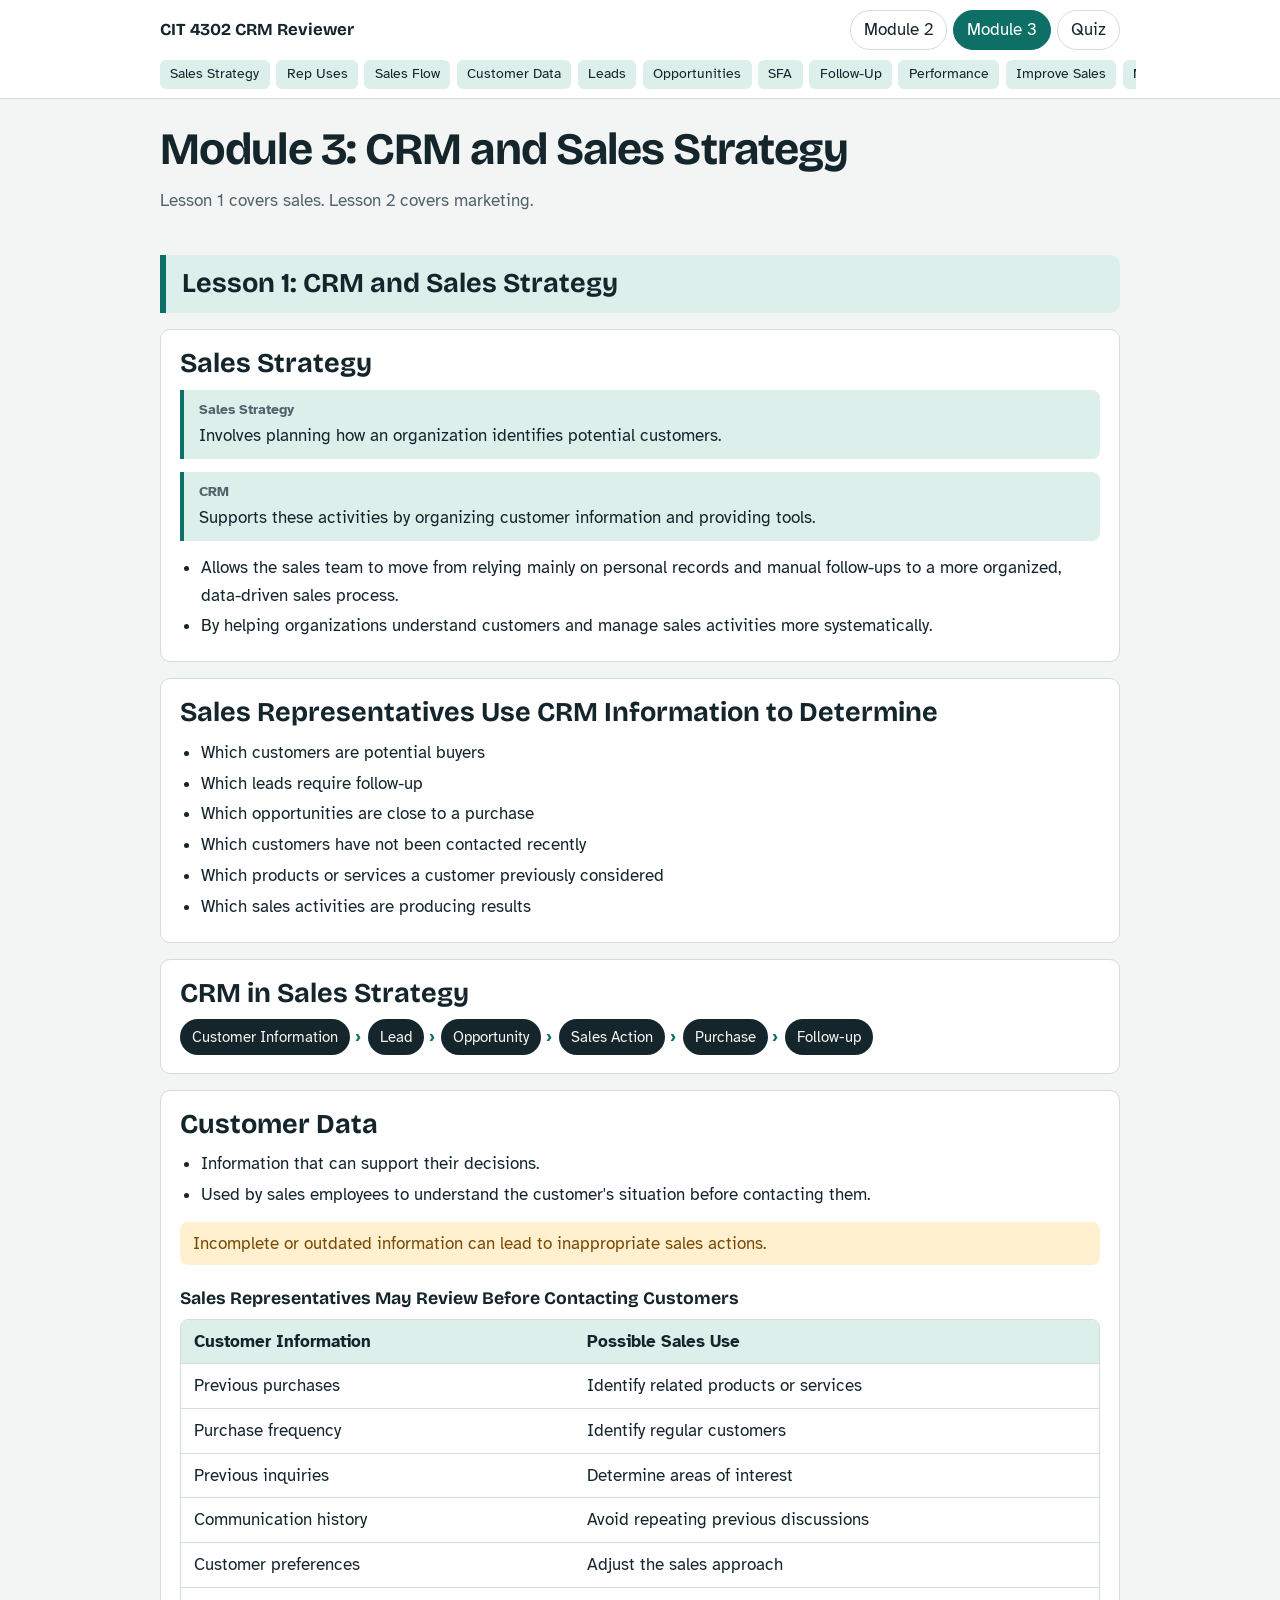
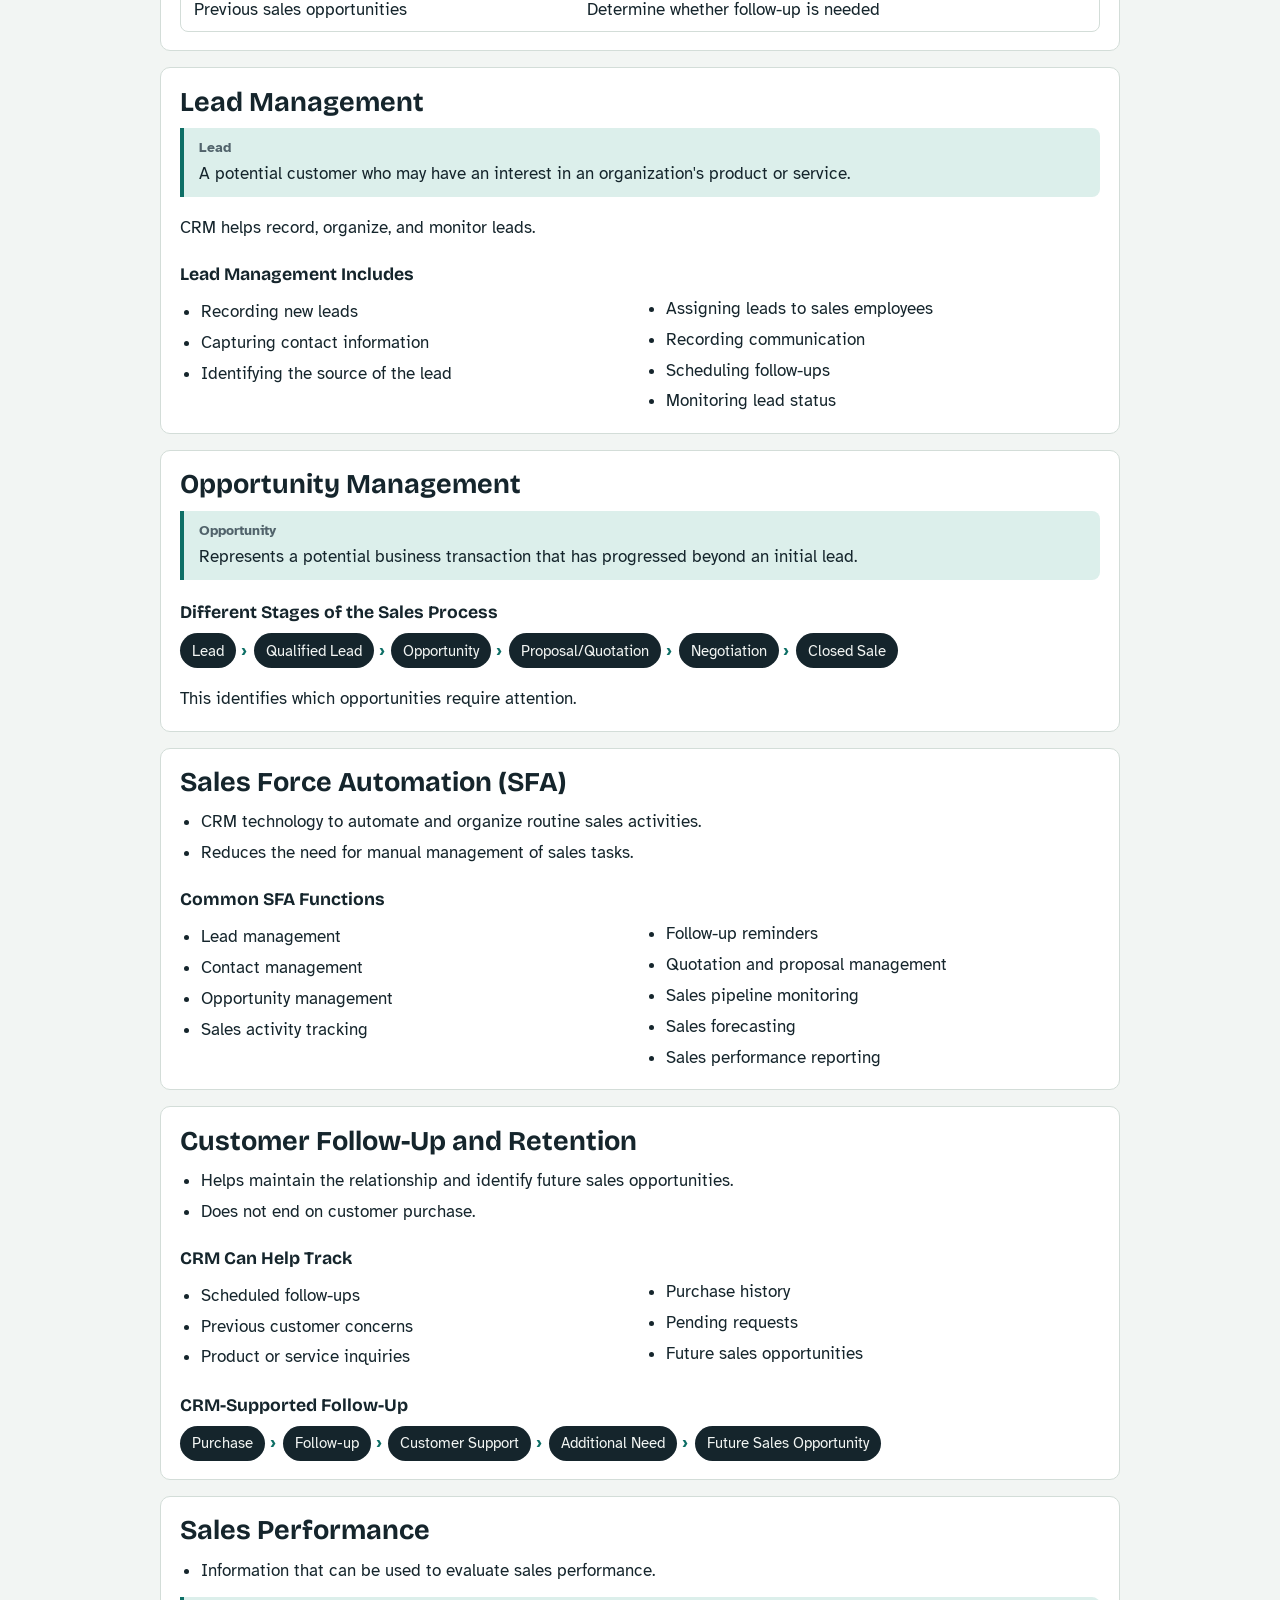
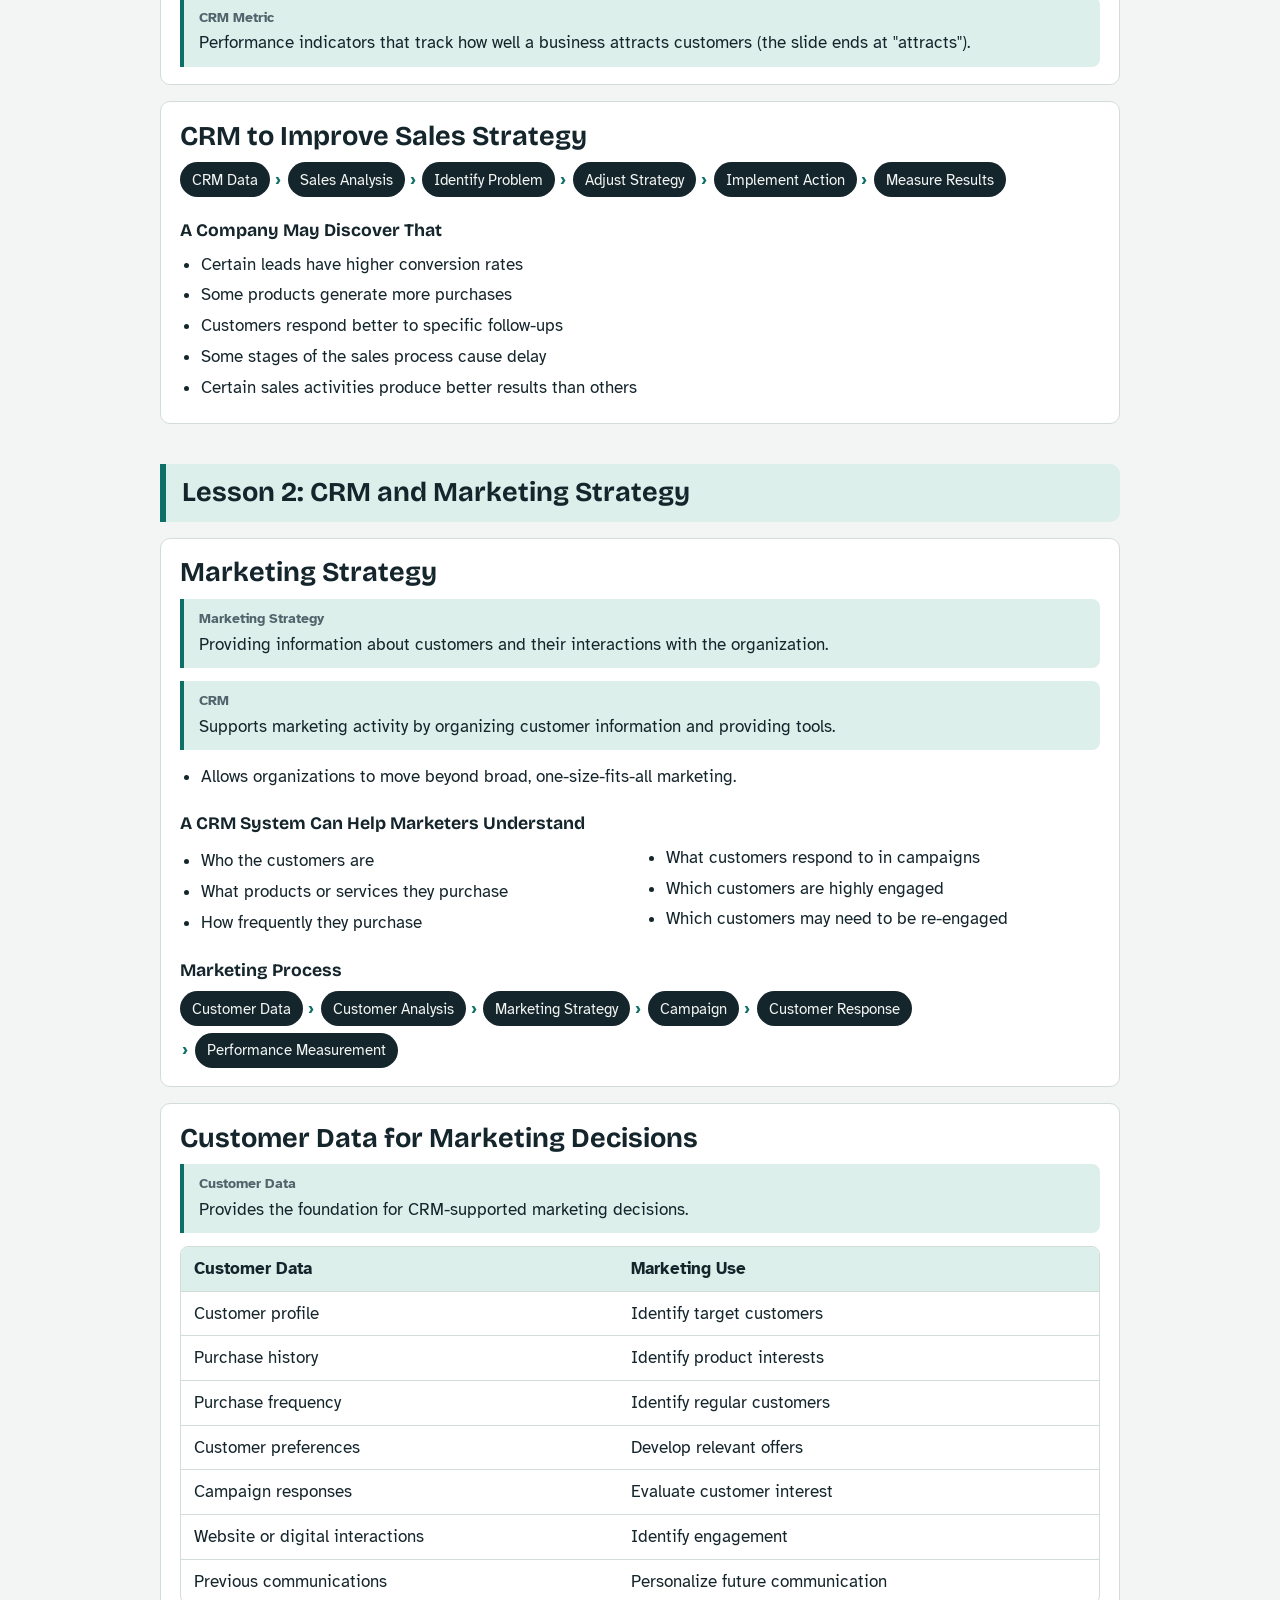
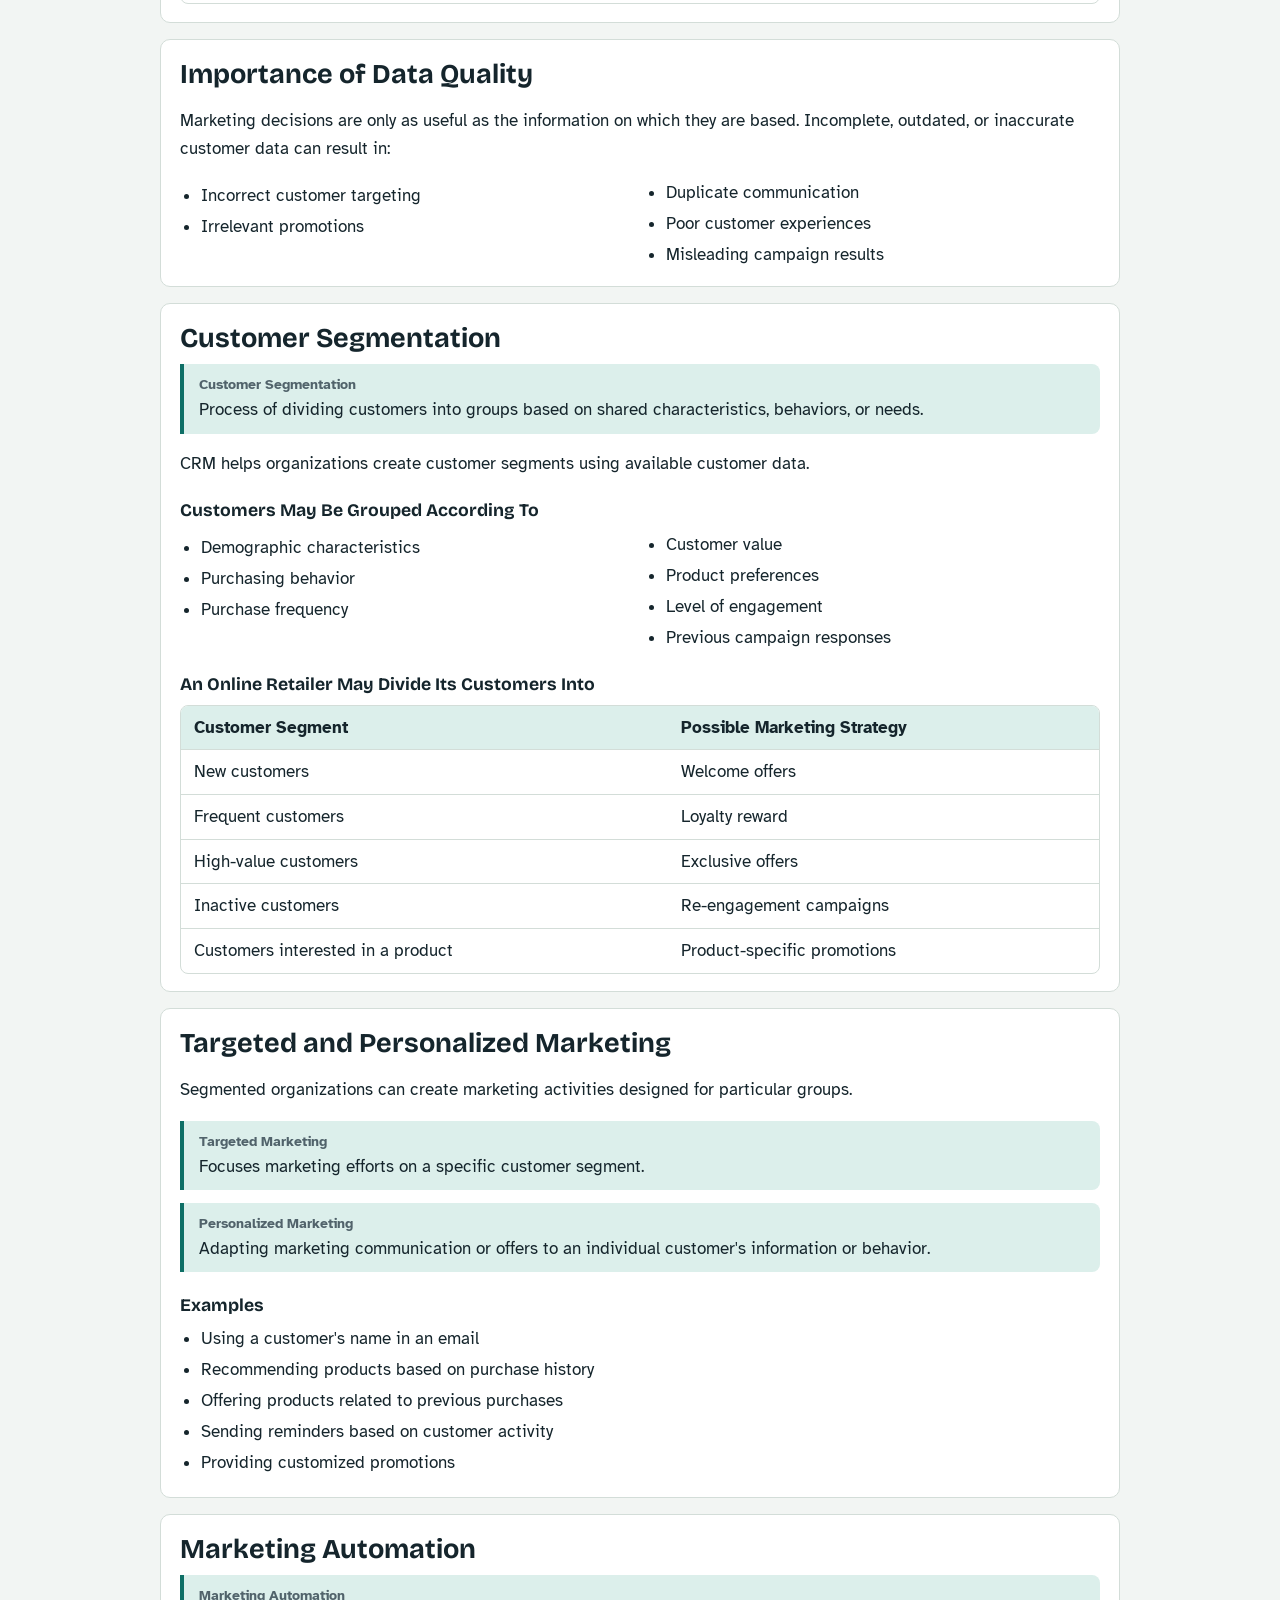
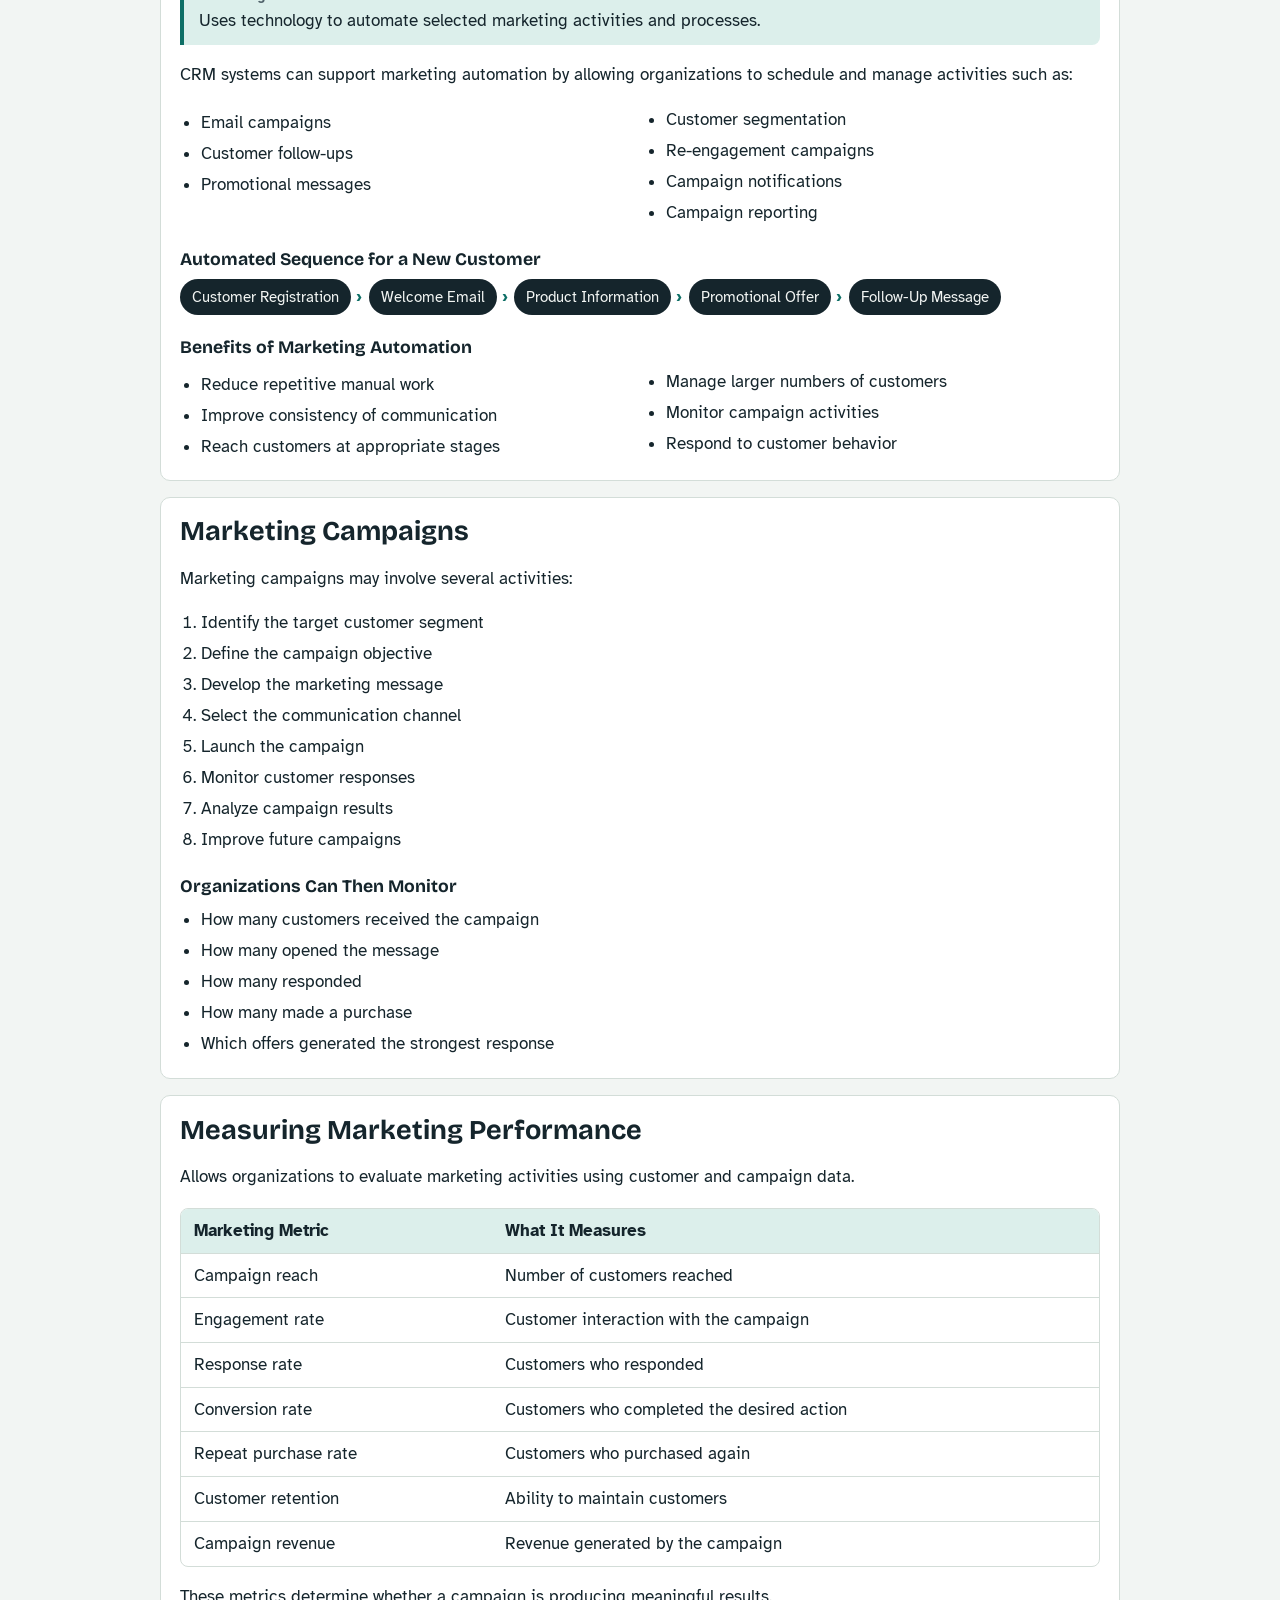
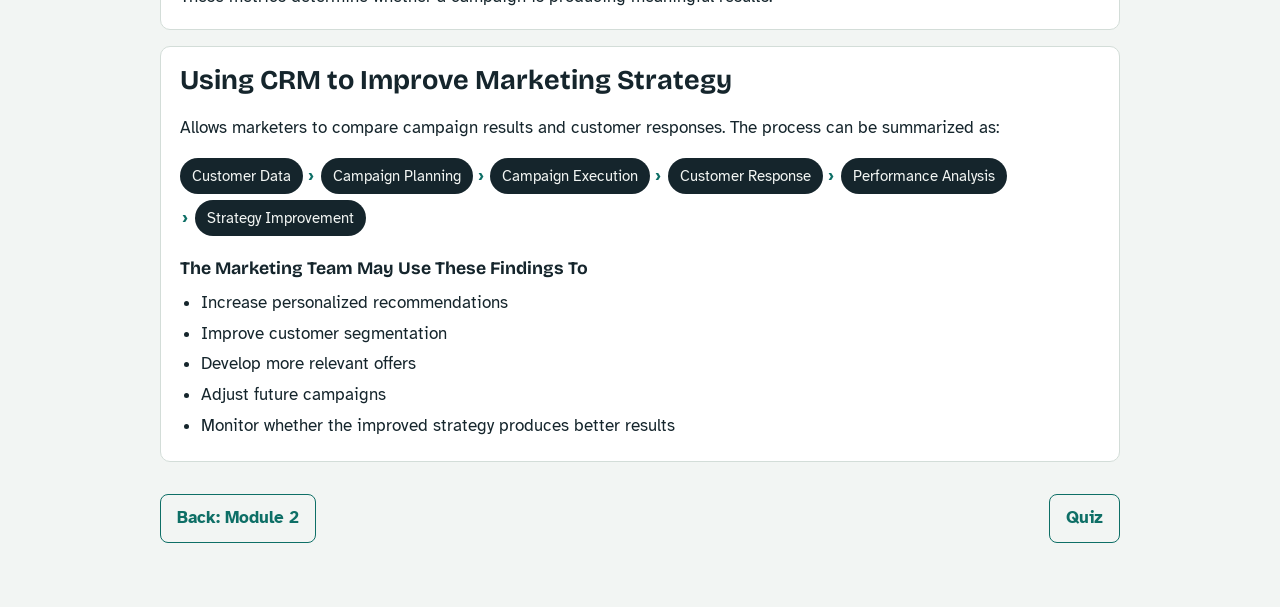
<file: module3.html>
<!DOCTYPE html>
<html lang="en"><head><meta charset="utf-8"><meta name="viewport" content="width=device-width,initial-scale=1">
<title>Module 3: CRM and Sales / Marketing Strategy | CIT 4302</title>
<link rel="preconnect" href="https://fonts.googleapis.com"><link rel="preconnect" href="https://fonts.gstatic.com" crossorigin>
<link href="https://fonts.googleapis.com/css2?family=Atkinson+Hyperlegible:wght@400;700&family=Bricolage+Grotesque:wght@600;700&display=swap" rel="stylesheet">
<link rel="stylesheet" href="styles.css"></head><body>
<header class="top"><div class="bar"><strong class="brand">CIT 4302 CRM Reviewer</strong>
<nav aria-label="Pages"><a href="index.html">Module 2</a><a href="module3.html" aria-current="page">Module 3</a><a href="quiz.html">Quiz</a></nav></div>
<nav class="jump" aria-label="Sections"><a href="#sales">Sales Strategy</a><a href="#rep">Rep Uses</a><a href="#sflow">Sales Flow</a><a href="#cdata">Customer Data</a><a href="#lead">Leads</a><a href="#opp">Opportunities</a><a href="#sfa">SFA</a><a href="#follow">Follow-Up</a><a href="#perf">Performance</a><a href="#simprove">Improve Sales</a><a href="#mkt">Marketing Strategy</a><a href="#mdata">Marketing Data</a><a href="#quality">Data Quality</a><a href="#seg">Segmentation</a><a href="#target">Targeted</a><a href="#auto">Automation</a><a href="#camp">Campaigns</a><a href="#metrics">Metrics</a><a href="#mimprove">Improve Marketing</a></nav></header>
<main>
<div class="hero"><h1>Module 3: CRM and Sales Strategy</h1><p>Lesson 1 covers sales. Lesson 2 covers marketing.</p></div>

<div class="lesson"><h2>Lesson 1: CRM and Sales Strategy</h2></div>

<section id="sales"><h2>Sales Strategy</h2>
<div class="def"><b>Sales Strategy</b>Involves planning how an organization identifies potential customers.</div>
<div class="def"><b>CRM</b>Supports these activities by organizing customer information and providing tools.</div>
<ul><li>Allows the sales team to move from relying mainly on personal records and manual follow-ups to a more organized, data-driven sales process.</li>
<li>By helping organizations understand customers and manage sales activities more systematically.</li></ul></section>

<section id="rep"><h2>Sales Representatives Use CRM Information to Determine</h2>
<ul><li>Which customers are potential buyers</li><li>Which leads require follow-up</li><li>Which opportunities are close to a purchase</li><li>Which customers have not been contacted recently</li><li>Which products or services a customer previously considered</li><li>Which sales activities are producing results</li></ul></section>

<section id="sflow"><h2>CRM in Sales Strategy</h2>
<ol class="flow"><li>Customer Information</li><li>Lead</li><li>Opportunity</li><li>Sales Action</li><li>Purchase</li><li>Follow-up</li></ol></section>

<section id="cdata"><h2>Customer Data</h2>
<ul><li>Information that can support their decisions.</li><li>Used by sales employees to understand the customer's situation before contacting them.</li></ul>
<p class="flag">Incomplete or outdated information can lead to inappropriate sales actions.</p>
<h3>Sales Representatives May Review Before Contacting Customers</h3>
<div class="tw"><table><thead><tr><th>Customer Information</th><th>Possible Sales Use</th></tr></thead><tbody>
<tr><td>Previous purchases</td><td>Identify related products or services</td></tr>
<tr><td>Purchase frequency</td><td>Identify regular customers</td></tr>
<tr><td>Previous inquiries</td><td>Determine areas of interest</td></tr>
<tr><td>Communication history</td><td>Avoid repeating previous discussions</td></tr>
<tr><td>Customer preferences</td><td>Adjust the sales approach</td></tr>
<tr><td>Previous sales opportunities</td><td>Determine whether follow-up is needed</td></tr></tbody></table></div></section>

<section id="lead"><h2>Lead Management</h2>
<div class="def"><b>Lead</b>A potential customer who may have an interest in an organization's product or service.</div>
<p>CRM helps record, organize, and monitor leads.</p>
<h3>Lead Management Includes</h3>
<ul class="two"><li>Recording new leads</li><li>Capturing contact information</li><li>Identifying the source of the lead</li><li>Assigning leads to sales employees</li><li>Recording communication</li><li>Scheduling follow-ups</li><li>Monitoring lead status</li></ul></section>

<section id="opp"><h2>Opportunity Management</h2>
<div class="def"><b>Opportunity</b>Represents a potential business transaction that has progressed beyond an initial lead.</div>
<h3>Different Stages of the Sales Process</h3>
<ol class="flow"><li>Lead</li><li>Qualified Lead</li><li>Opportunity</li><li>Proposal/Quotation</li><li>Negotiation</li><li>Closed Sale</li></ol>
<p>This identifies which opportunities require attention.</p></section>

<section id="sfa"><h2>Sales Force Automation (SFA)</h2>
<ul><li>CRM technology to automate and organize routine sales activities.</li><li>Reduces the need for manual management of sales tasks.</li></ul>
<h3>Common SFA Functions</h3>
<ul class="two"><li>Lead management</li><li>Contact management</li><li>Opportunity management</li><li>Sales activity tracking</li><li>Follow-up reminders</li><li>Quotation and proposal management</li><li>Sales pipeline monitoring</li><li>Sales forecasting</li><li>Sales performance reporting</li></ul></section>

<section id="follow"><h2>Customer Follow-Up and Retention</h2>
<ul><li>Helps maintain the relationship and identify future sales opportunities.</li><li>Does not end on customer purchase.</li></ul>
<h3>CRM Can Help Track</h3>
<ul class="two"><li>Scheduled follow-ups</li><li>Previous customer concerns</li><li>Product or service inquiries</li><li>Purchase history</li><li>Pending requests</li><li>Future sales opportunities</li></ul>
<h3>CRM-Supported Follow-Up</h3>
<ol class="flow"><li>Purchase</li><li>Follow-up</li><li>Customer Support</li><li>Additional Need</li><li>Future Sales Opportunity</li></ol></section>

<section id="perf"><h2>Sales Performance</h2>
<ul><li>Information that can be used to evaluate sales performance.</li></ul>
<div class="def"><b>CRM Metric</b>Performance indicators that track how well a business attracts customers (the slide ends at "attracts").</div></section>

<section id="simprove"><h2>CRM to Improve Sales Strategy</h2>
<ol class="flow"><li>CRM Data</li><li>Sales Analysis</li><li>Identify Problem</li><li>Adjust Strategy</li><li>Implement Action</li><li>Measure Results</li></ol>
<h3>A Company May Discover That</h3>
<ul><li>Certain leads have higher conversion rates</li><li>Some products generate more purchases</li><li>Customers respond better to specific follow-ups</li><li>Some stages of the sales process cause delay</li><li>Certain sales activities produce better results than others</li></ul></section>

<div class="lesson"><h2>Lesson 2: CRM and Marketing Strategy</h2></div>

<section id="mkt"><h2>Marketing Strategy</h2>
<div class="def"><b>Marketing Strategy</b>Providing information about customers and their interactions with the organization.</div>
<div class="def"><b>CRM</b>Supports marketing activity by organizing customer information and providing tools.</div>
<ul><li>Allows organizations to move beyond broad, one-size-fits-all marketing.</li></ul>
<h3>A CRM System Can Help Marketers Understand</h3>
<ul class="two"><li>Who the customers are</li><li>What products or services they purchase</li><li>How frequently they purchase</li><li>What customers respond to in campaigns</li><li>Which customers are highly engaged</li><li>Which customers may need to be re-engaged</li></ul>
<h3>Marketing Process</h3>
<ol class="flow"><li>Customer Data</li><li>Customer Analysis</li><li>Marketing Strategy</li><li>Campaign</li><li>Customer Response</li><li>Performance Measurement</li></ol></section>

<section id="mdata"><h2>Customer Data for Marketing Decisions</h2>
<div class="def"><b>Customer Data</b>Provides the foundation for CRM-supported marketing decisions.</div>
<div class="tw"><table><thead><tr><th>Customer Data</th><th>Marketing Use</th></tr></thead><tbody>
<tr><td>Customer profile</td><td>Identify target customers</td></tr>
<tr><td>Purchase history</td><td>Identify product interests</td></tr>
<tr><td>Purchase frequency</td><td>Identify regular customers</td></tr>
<tr><td>Customer preferences</td><td>Develop relevant offers</td></tr>
<tr><td>Campaign responses</td><td>Evaluate customer interest</td></tr>
<tr><td>Website or digital interactions</td><td>Identify engagement</td></tr>
<tr><td>Previous communications</td><td>Personalize future communication</td></tr></tbody></table></div></section>

<section id="quality"><h2>Importance of Data Quality</h2>
<p>Marketing decisions are only as useful as the information on which they are based. Incomplete, outdated, or inaccurate customer data can result in:</p>
<ul class="two"><li>Incorrect customer targeting</li><li>Irrelevant promotions</li><li>Duplicate communication</li><li>Poor customer experiences</li><li>Misleading campaign results</li></ul></section>

<section id="seg"><h2>Customer Segmentation</h2>
<div class="def"><b>Customer Segmentation</b>Process of dividing customers into groups based on shared characteristics, behaviors, or needs.</div>
<p>CRM helps organizations create customer segments using available customer data.</p>
<h3>Customers May Be Grouped According To</h3>
<ul class="two"><li>Demographic characteristics</li><li>Purchasing behavior</li><li>Purchase frequency</li><li>Customer value</li><li>Product preferences</li><li>Level of engagement</li><li>Previous campaign responses</li></ul>
<h3>An Online Retailer May Divide Its Customers Into</h3>
<div class="tw"><table><thead><tr><th>Customer Segment</th><th>Possible Marketing Strategy</th></tr></thead><tbody>
<tr><td>New customers</td><td>Welcome offers</td></tr>
<tr><td>Frequent customers</td><td>Loyalty reward</td></tr>
<tr><td>High-value customers</td><td>Exclusive offers</td></tr>
<tr><td>Inactive customers</td><td>Re-engagement campaigns</td></tr>
<tr><td>Customers interested in a product</td><td>Product-specific promotions</td></tr></tbody></table></div></section>

<section id="target"><h2>Targeted and Personalized Marketing</h2>
<p>Segmented organizations can create marketing activities designed for particular groups.</p>
<div class="def"><b>Targeted Marketing</b>Focuses marketing efforts on a specific customer segment.</div>
<div class="def"><b>Personalized Marketing</b>Adapting marketing communication or offers to an individual customer's information or behavior.</div>
<h3>Examples</h3>
<ul><li>Using a customer's name in an email</li><li>Recommending products based on purchase history</li><li>Offering products related to previous purchases</li><li>Sending reminders based on customer activity</li><li>Providing customized promotions</li></ul></section>

<section id="auto"><h2>Marketing Automation</h2>
<div class="def"><b>Marketing Automation</b>Uses technology to automate selected marketing activities and processes.</div>
<p>CRM systems can support marketing automation by allowing organizations to schedule and manage activities such as:</p>
<ul class="two"><li>Email campaigns</li><li>Customer follow-ups</li><li>Promotional messages</li><li>Customer segmentation</li><li>Re-engagement campaigns</li><li>Campaign notifications</li><li>Campaign reporting</li></ul>
<h3>Automated Sequence for a New Customer</h3>
<ol class="flow"><li>Customer Registration</li><li>Welcome Email</li><li>Product Information</li><li>Promotional Offer</li><li>Follow-Up Message</li></ol>
<h3>Benefits of Marketing Automation</h3>
<ul class="two"><li>Reduce repetitive manual work</li><li>Improve consistency of communication</li><li>Reach customers at appropriate stages</li><li>Manage larger numbers of customers</li><li>Monitor campaign activities</li><li>Respond to customer behavior</li></ul></section>

<section id="camp"><h2>Marketing Campaigns</h2>
<p>Marketing campaigns may involve several activities:</p>
<ol><li>Identify the target customer segment</li><li>Define the campaign objective</li><li>Develop the marketing message</li><li>Select the communication channel</li><li>Launch the campaign</li><li>Monitor customer responses</li><li>Analyze campaign results</li><li>Improve future campaigns</li></ol>
<h3>Organizations Can Then Monitor</h3>
<ul><li>How many customers received the campaign</li><li>How many opened the message</li><li>How many responded</li><li>How many made a purchase</li><li>Which offers generated the strongest response</li></ul></section>

<section id="metrics"><h2>Measuring Marketing Performance</h2>
<p>Allows organizations to evaluate marketing activities using customer and campaign data.</p>
<div class="tw"><table><thead><tr><th>Marketing Metric</th><th>What It Measures</th></tr></thead><tbody>
<tr><td>Campaign reach</td><td>Number of customers reached</td></tr>
<tr><td>Engagement rate</td><td>Customer interaction with the campaign</td></tr>
<tr><td>Response rate</td><td>Customers who responded</td></tr>
<tr><td>Conversion rate</td><td>Customers who completed the desired action</td></tr>
<tr><td>Repeat purchase rate</td><td>Customers who purchased again</td></tr>
<tr><td>Customer retention</td><td>Ability to maintain customers</td></tr>
<tr><td>Campaign revenue</td><td>Revenue generated by the campaign</td></tr></tbody></table></div>
<p>These metrics determine whether a campaign is producing meaningful results.</p></section>

<section id="mimprove"><h2>Using CRM to Improve Marketing Strategy</h2>
<p>Allows marketers to compare campaign results and customer responses. The process can be summarized as:</p>
<ol class="flow"><li>Customer Data</li><li>Campaign Planning</li><li>Campaign Execution</li><li>Customer Response</li><li>Performance Analysis</li><li>Strategy Improvement</li></ol>
<h3>The Marketing Team May Use These Findings To</h3>
<ul><li>Increase personalized recommendations</li><li>Improve customer segmentation</li><li>Develop more relevant offers</li><li>Adjust future campaigns</li><li>Monitor whether the improved strategy produces better results</li></ul></section>

<div class="pager"><a href="index.html">Back: Module 2</a><a href="quiz.html">Quiz</a></div>
</main></body></html>
</file>
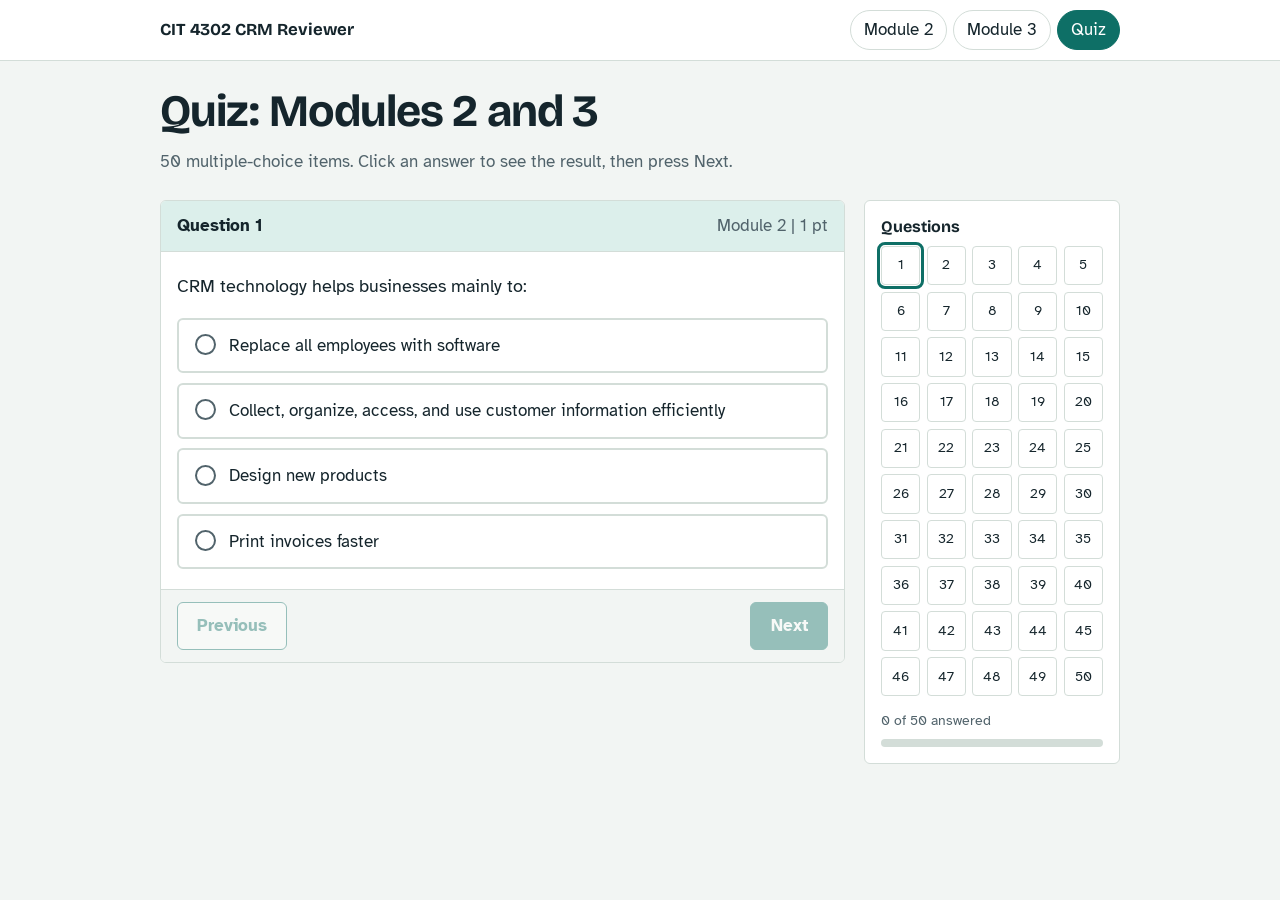
<file: quiz.html>
<!DOCTYPE html>
<html lang="en"><head><meta charset="utf-8"><meta name="viewport" content="width=device-width,initial-scale=1">
<title>Quiz | CIT 4302</title>
<link rel="preconnect" href="https://fonts.googleapis.com"><link rel="preconnect" href="https://fonts.gstatic.com" crossorigin>
<link href="https://fonts.googleapis.com/css2?family=Atkinson+Hyperlegible:wght@400;700&family=Bricolage+Grotesque:wght@600;700&display=swap" rel="stylesheet">
<link rel="stylesheet" href="styles.css">
<style>
:root{--good:#1d7a3a;--good-bg:#e1f3e6;--bad:#b3261e;--bad-bg:#fbe5e3}
@media (prefers-color-scheme:dark){:root{--good:#6fd48c;--good-bg:#173a24;--bad:#ff8f87;--bad-bg:#40201e}}
.qwrap{display:grid;grid-template-columns:1fr 16rem;gap:1.2rem;align-items:start}
.qbox{background:var(--panel);border:1px solid var(--line);border-radius:6px;overflow:hidden}
.qhead{display:flex;justify-content:space-between;gap:1rem;padding:.7rem 1rem;background:var(--accent-soft);border-bottom:1px solid var(--line);font-weight:700}
.qhead span{font-weight:400;color:var(--muted)}
.qbody{padding:1.2rem 1rem}
.qtext{font-size:1.15rem;margin:0 0 1rem}
.opts{display:grid;gap:.6rem}
.opt{display:flex;gap:.8rem;align-items:flex-start;width:100%;text-align:left;padding:.75rem 1rem;border:2px solid var(--line);border-radius:6px;background:var(--panel);color:var(--ink);font:inherit;cursor:pointer}
.opt:hover:not(:disabled){border-color:var(--accent)}
.opt i{flex:none;width:1.3rem;height:1.3rem;border:2px solid var(--muted);border-radius:50%;margin-top:.15rem;display:grid;place-items:center;font-style:normal;font-size:.8rem;font-weight:700;line-height:1}
.opt:disabled{cursor:default;color:var(--ink)}
.opt.good{border-color:var(--good);background:var(--good-bg)}.opt.good i{border-color:var(--good);background:var(--good);color:var(--panel)}
.opt.bad{border-color:var(--bad);background:var(--bad-bg)}.opt.bad i{border-color:var(--bad);background:var(--bad);color:var(--panel)}
.fb{margin-top:1rem;padding:.7rem 1rem;border-radius:6px;font-weight:700}
.fb.good{background:var(--good-bg);color:var(--good)}.fb.bad{background:var(--bad-bg);color:var(--bad)}
.fb span{display:block;font-weight:400;color:var(--ink)}
.qfoot{display:flex;justify-content:space-between;gap:1rem;padding:.8rem 1rem;border-top:1px solid var(--line);background:var(--bg)}
.btn{padding:.55rem 1.2rem;border-radius:6px;border:1px solid var(--accent);background:var(--panel);color:var(--accent);font:inherit;font-weight:700;cursor:pointer}
.btn.pri{background:var(--accent);color:var(--panel)}
.btn:disabled{opacity:.4;cursor:default}
.side{background:var(--panel);border:1px solid var(--line);border-radius:6px;padding:1rem;position:sticky;top:5rem}
.side h2{font-size:1rem;margin:0 0 .6rem}
.nums{display:grid;grid-template-columns:repeat(5,1fr);gap:.4rem}
.nums button{aspect-ratio:1;border:1px solid var(--line);border-radius:4px;background:var(--panel);color:var(--ink);font:inherit;font-size:.85rem;cursor:pointer}
.nums .cur{outline:3px solid var(--accent);outline-offset:1px}
.nums .good{background:var(--good-bg);border-color:var(--good)}.nums .bad{background:var(--bad-bg);border-color:var(--bad)}
.stat{margin:.8rem 0 0;font-size:.9rem;color:var(--muted)}
.bar2{height:8px;background:var(--line);border-radius:9px;overflow:hidden;margin-top:.4rem}.bar2 b{display:block;height:100%;background:var(--accent);width:0}
.score{font-size:2.4rem;font-family:"Bricolage Grotesque",system-ui,sans-serif;margin:.2rem 0}
.miss{margin:.6rem 0;padding:.6rem .8rem;border:1px solid var(--line);border-radius:6px}
.miss small{display:block;color:var(--muted)}
@media (max-width:760px){.qwrap{grid-template-columns:1fr}.side{position:static;order:2}.nums{grid-template-columns:repeat(10,1fr)}.nums button{font-size:.7rem}}
</style></head><body>
<header class="top"><div class="bar"><strong class="brand">CIT 4302 CRM Reviewer</strong>
<nav aria-label="Pages"><a href="index.html">Module 2</a><a href="module3.html">Module 3</a><a href="quiz.html" aria-current="page">Quiz</a></nav></div></header>
<main>
<div class="hero"><h1>Quiz: Modules 2 and 3</h1><p>50 multiple-choice items. Click an answer to see the result, then press Next.</p></div>
<div class="qwrap"><div class="qbox" id="box" aria-live="polite"></div>
<aside class="side"><h2>Questions</h2><div class="nums" id="nums"></div>
<p class="stat" id="stat"></p><div class="bar2"><b id="prog"></b></div></aside></div>
</main>
<script>
// [question, CORRECT answer, wrong, wrong, wrong]. Option order is shuffled each attempt.
const Q=[
["CRM technology helps businesses mainly to:","Collect, organize, access, and use customer information efficiently","Print invoices faster","Replace all employees with software","Design new products"],
["Which reason for needing technology streamlines data collection so employees can access vital information quickly?","Customer Management","Pattern Analysis","Activity Automation","Information Sharing"],
["Which describes Enhanced Efficiency as a reason CRM needs technology?","Automates routine tasks and organizes customer interactions","Connects all customer interactions","Lets customers access data over the internet","Divides customers into groups"],
["Which role of technology in CRM analyzes customer behavior patterns?","Pattern Analysis","Data Collection","Information Sharing","Activity Automation"],
["Which role allows seamless sharing of customer insights across marketing teams?","Information Sharing","Data Organization","Data Collection","Pattern Analysis"],
["A centralized system that integrates customer information and interactions is called a:","CRM platform","Customer touchpoint","Sales pipeline","Marketing metric"],
["Which touchpoint concept connects all customer interactions?","Unified Customer Experience","Multiple Interaction Channels","Enhanced Data Management","Activity Automation"],
["Which major CRM application helps track leads, opportunities, and forecasts?","Sales Management","Marketing Automation","Customer Support","Data Collection"],
["Which application organizes service requests, tracks complaints, and gives staff customer history?","Customer Support","Sales Management","Marketing Automation","Pattern Analysis"],
["Which CRM type generates data to streamline processes?","Operational CRM","Analytical CRM","Collaborative CRM","Cloud CRM"],
["Which CRM type uses customer information to understand behavior and trends?","Analytical CRM","Operational CRM","Collaborative CRM","Retail CRM"],
["Which CRM type facilitates information sharing across departments?","Collaborative CRM","Operational CRM","Analytical CRM","Mobile CRM"],
["In how CRM types collaborate, Unified Data Flow refers to:","Capturing customer transactions","Personalizing interactions","Accessing data over the internet","Reducing employee resistance"],
["Cloud-based CRM means:","Accessing customer data and CRM applications over the internet","Storing customer data only on office computers","Using CRM only for printed reports","Sharing data only within one department"],
["Which is NOT an advantage of cloud CRM?","Employee resistance","Scalability","Mobility","Easy updates"],
["Centralized Data Access in CRM integration allows businesses to:","Access all customer data in one place","Keep each department's data separate","Remove the need for customer data","Limit data to the sales team"],
["Which is NOT a benefit of CRM technology?","Integration issues","Improved customer service","Strengthened customer retention","Increased productivity"],
["Which is a challenge of CRM?","Data quality","Better communication","Enhanced decision making","Improved customer service"],
["Which is a CRM application in retail business?","Segmenting customers","Printing receipts","Designing store layouts","Hiring cashiers"],
["Which integration benefit gives customers a cohesive experience by connecting touchpoints?","Improved Customer Experience","Centralized Data Access","Enhance Collaboration","Activity Automation"],
["Sales strategy involves planning how an organization:","Identifies potential customers","Pays its employees","Designs its website","Stores its inventory"],
["CRM allows a sales team to move from personal records and manual follow-ups to:","A more organized, data-driven sales process","Fewer customers","Broad, one-size-fits-all selling","Fully manual tracking"],
["Which can a sales representative determine using CRM information?","Which leads require follow-up","Employee salaries","Office rent costs","Supplier prices"],
["Which is the correct CRM sales flow?","Customer Information → Lead → Opportunity → Sales Action → Purchase → Follow-up","Lead → Customer Information → Purchase → Opportunity → Follow-up → Sales Action","Opportunity → Lead → Sales Action → Customer Information → Follow-up → Purchase","Purchase → Lead → Opportunity → Customer Information → Sales Action → Follow-up"],
["Incomplete or outdated customer information can lead to:","Inappropriate sales actions","Faster purchases","Better segmentation","Higher conversion rates"],
["Why would a rep review communication history before contacting a customer?","To avoid repeating previous discussions","To identify related products","To identify regular customers","To adjust the price"],
["Reviewing previous purchases helps a rep to:","Identify related products or services","Avoid repeating discussions","Determine areas of interest","Determine whether a lead is new"],
["A lead is:","A potential customer who may have an interest in a product or service","A completed sale","A customer who bought repeatedly","A closed opportunity"],
["Which is part of lead management?","Identifying the source of the lead","Closing the sale","Printing the quotation","Calculating payroll"],
["An opportunity represents:","A potential business transaction that has progressed beyond an initial lead","Any new contact","A completed purchase","A customer complaint"],
["In the sales process, which stage comes right after Qualified Lead?","Opportunity","Closed Sale","Negotiation","Proposal/Quotation"],
["Sales Force Automation (SFA) is:","CRM technology that automates and organizes routine sales activities","A way to hire more sales staff","A marketing campaign tool only","A manual tracking method"],
["Which is a common SFA function?","Sales forecasting","Payroll processing","Inventory purchasing","Website hosting"],
["Customer follow-up and retention does not end on:","Customer purchase","Customer complaint","Customer inquiry","Customer registration"],
["In CRM-supported follow-up, what comes right after Customer Support?","Additional Need","Purchase","Follow-up","Future Sales Opportunity"],
["In using CRM to improve sales strategy, what follows Identify Problem?","Adjust Strategy","Sales Analysis","Measure Results","Implement Action"],
["Which can a company discover from CRM sales data?","Certain leads have higher conversion rates","Which employees are absent","Which suppliers are cheapest","Which offices are largest"],
["CRM helps organizations move beyond:","Broad, one-size-fits-all marketing","Customer data","Campaign reporting","Segmentation"],
["In the marketing process, what comes right after Customer Analysis?","Marketing Strategy","Campaign","Customer Response","Performance Measurement"],
["Purchase history is used in marketing to:","Identify product interests","Identify target customers","Evaluate customer interest","Identify engagement"],
["Campaign responses are used in marketing to:","Evaluate customer interest","Identify target customers","Develop relevant offers","Identify regular customers"],
["Which can result from poor customer data quality?","Duplicate communication","Better customer experiences","Accurate campaign results","Relevant promotions"],
["Customer segmentation is:","Dividing customers into groups based on shared characteristics, behaviors, or needs","Sending the same message to everyone","Deleting inactive customers","Automating emails"],
["Which strategy fits inactive customers?","Re-engagement campaigns","Welcome offers","Loyalty reward","Exclusive offers"],
["Which strategy fits frequent customers?","Loyalty reward","Welcome offers","Re-engagement campaigns","Product-specific promotions"],
["Targeted marketing:","Focuses marketing efforts on a specific customer segment","Adapts messages to one individual's behavior","Automates all campaigns","Measures campaign revenue"],
["Which is an example of personalized marketing?","Using a customer's name in an email","Sending one promotion to all customers","Printing flyers for everyone","Ignoring purchase history"],
["In the automated sequence for a new customer, what follows the Welcome Email?","Product Information","Promotional Offer","Follow-Up Message","Customer Registration"],
["In a marketing campaign, which step comes right after Define the campaign objective?","Develop the marketing message","Select the communication channel","Launch the campaign","Identify the target customer segment"],
["Which marketing metric measures customers who completed the desired action?","Conversion rate","Campaign reach","Response rate","Engagement rate"]
];
const $=id=>document.getElementById(id);
let order,ans,cur;
const sh=a=>{for(let i=a.length-1;i>0;i--){const j=Math.floor(Math.random()*(i+1));[a[i],a[j]]=[a[j],a[i]]}return a};
function start(){order=Q.map(()=>sh([0,1,2,3]));ans=Q.map(()=>null);cur=0;render()}
function part(i){return i<20?"Module 2":i<37?"Module 3, Lesson 1: Sales":"Module 3, Lesson 2: Marketing"}
function pick(k){if(ans[cur]!==null)return;ans[cur]=k;render()}
function go(i){cur=i;render();window.scrollTo({top:0})}
function side(){
 $("nums").innerHTML="";
 Q.forEach((_,i)=>{const b=document.createElement("button");b.textContent=i+1;b.setAttribute("aria-label","Question "+(i+1));
  if(ans[i]!==null)b.className=ans[i]===0?"good":"bad";if(i===cur)b.classList.add("cur");b.onclick=()=>go(i);$("nums").appendChild(b)});
 const d=ans.filter(a=>a!==null).length;$("stat").textContent=d+" of "+Q.length+" answered";$("prog").style.width=d/Q.length*100+"%"}
function render(){
 side();const box=$("box");
 if(cur>=Q.length){results(box);return}
 const q=Q[cur],a=ans[cur];
 box.innerHTML='<div class="qhead">Question '+(cur+1)+' <span>'+part(cur)+' | 1 pt</span></div><div class="qbody"><p class="qtext"></p><div class="opts"></div><div id="fb"></div></div><div class="qfoot"><button class="btn" id="prev">Previous</button><button class="btn pri" id="next"></button></div>';
 box.querySelector(".qtext").textContent=q[0];
 const o=box.querySelector(".opts");
 order[cur].forEach(k=>{const b=document.createElement("button");b.className="opt";b.innerHTML="<i></i><span></span>";b.lastChild.textContent=q[k+1];
  if(a!==null){b.disabled=true;if(k===0){b.classList.add("good");b.firstChild.textContent="\u2713"}else if(k===a){b.classList.add("bad");b.firstChild.textContent="\u2715"}}
  else b.onclick=()=>pick(k);o.appendChild(b)});
 if(a!==null){const f=document.createElement("div");f.className="fb "+(a===0?"good":"bad");
  f.innerHTML=(a===0?"Correct!":"Incorrect.")+"<span></span>";f.lastChild.textContent=a===0?"":"Correct answer: "+q[1];$("fb").appendChild(f)}
 $("prev").disabled=cur===0;$("prev").onclick=()=>go(cur-1);
 const n=$("next");n.textContent=cur===Q.length-1?"Finish":"Next";n.disabled=a===null;n.onclick=()=>go(cur+1);
}
function results(box){
 const s=ans.filter(a=>a===0).length,un=ans.filter(a=>a===null).length;
 box.innerHTML='<div class="qhead">Results</div><div class="qbody"><div class="score"></div><p></p><div id="ml"></div></div><div class="qfoot"><button class="btn" id="back">Review questions</button><button class="btn pri" id="again">Retake quiz</button></div>';
 box.querySelector(".score").textContent=s+" / "+Q.length+" ("+Math.round(s/Q.length*100)+"%)";
 box.querySelector("p").textContent=un?un+" question(s) unanswered.":(s===Q.length?"Perfect score!":"Missed items are listed below.");
 Q.forEach((q,i)=>{if(ans[i]===0)return;const d=document.createElement("div");d.className="miss";d.innerHTML="<small></small><b></b><div></div>";
  d.children[0].textContent="Question "+(i+1);d.children[1].textContent=q[0];d.children[2].textContent=ans[i]===null?"Unanswered. Correct: "+q[1]:"Your answer: "+q[ans[i]+1]+" | Correct: "+q[1];$("ml").appendChild(d)});
 $("back").onclick=()=>go(0);$("again").onclick=()=>{start();window.scrollTo({top:0})};
}
start();
</script></body></html>
</file>
<file: styles.css>
:root{--bg:#f2f5f3;--panel:#fff;--ink:#15252c;--muted:#51636b;--line:#d3ddd8;--accent:#0e6f66;--accent-soft:#dcefeb;--mark:#fff1cf;--mark-ink:#7a4a05;--radius:10px}
@media (prefers-color-scheme:dark){:root{--bg:#0f1a1e;--panel:#17262c;--ink:#e6efeb;--muted:#9bb0a9;--line:#2b3f46;--accent:#5fd1c1;--accent-soft:#16373a;--mark:#3a2f12;--mark-ink:#f2cf86}}
*{box-sizing:border-box}
html{scroll-behavior:smooth;scroll-padding-top:7rem;-webkit-text-size-adjust:100%}
body{margin:0;background:var(--bg);color:var(--ink);font:1.05rem/1.65 "Atkinson Hyperlegible","Segoe UI",system-ui,sans-serif}
h1,h2,h3{font-family:"Bricolage Grotesque","Segoe UI",system-ui,sans-serif;line-height:1.2;margin:0 0 .6rem}
h1{font-size:clamp(1.8rem,5vw,2.8rem);letter-spacing:-.02em}
h2{font-size:clamp(1.3rem,3.4vw,1.7rem)}
h3{font-size:1.1rem;margin-top:1.4rem}
a{color:var(--accent)}
:focus-visible{outline:3px solid var(--accent);outline-offset:2px}
.top{position:sticky;top:0;z-index:10;background:var(--panel);border-bottom:1px solid var(--line)}
.bar{max-width:62rem;margin:auto;padding:.6rem 1rem;display:flex;flex-wrap:wrap;gap:.4rem 1.2rem;align-items:center;justify-content:space-between}
.brand{font-family:"Bricolage Grotesque",system-ui,sans-serif}
.bar nav{display:flex;gap:.4rem}
.bar nav a{padding:.35rem .8rem;border-radius:99px;text-decoration:none;color:var(--ink);border:1px solid var(--line)}
.bar nav a[aria-current=page]{background:var(--accent);border-color:var(--accent);color:#fff}
.jump{max-width:62rem;margin:auto;padding:0 1rem .6rem;display:flex;gap:.4rem;overflow-x:auto;-webkit-overflow-scrolling:touch}
.jump a{flex:none;font-size:.85rem;padding:.2rem .65rem;border-radius:6px;background:var(--accent-soft);text-decoration:none;color:var(--ink)}
main{max-width:62rem;margin:auto;padding:1.5rem 1rem 4rem}
.hero{margin-bottom:1.5rem}.hero p{color:var(--muted);max-width:42rem;margin:0}
.lesson{margin:2.5rem 0 1rem;padding:.8rem 1rem;border-left:6px solid var(--accent);background:var(--accent-soft);border-radius:0 var(--radius) var(--radius) 0}
.lesson h2{margin:0}
section{background:var(--panel);border:1px solid var(--line);border-radius:var(--radius);padding:1.1rem 1.2rem;margin:0 0 1rem}
section>:last-child{margin-bottom:0}
.def{margin:.4rem 0 .8rem;padding:.6rem .9rem;border-left:4px solid var(--accent);background:var(--accent-soft);border-radius:0 8px 8px 0}
.def b{display:block;font-size:.85rem;color:var(--muted)}
dl.terms{display:grid;gap:.6rem;margin:.6rem 0}
dl.terms div{padding:.5rem .8rem;border:1px solid var(--line);border-radius:8px}
dl.terms dt{font-weight:700}dl.terms dd{margin:0;color:var(--muted)}
ul,ol{padding-left:1.3rem;margin:.4rem 0 .8rem}li{margin:.2rem 0}
ul.two{columns:2;column-gap:2rem}ul.two li{break-inside:avoid}
.flow{list-style:none;padding:0;display:flex;flex-wrap:wrap;gap:.4rem .2rem;align-items:center;margin:.6rem 0}
.flow li{margin:0;padding:.35rem .75rem;border-radius:99px;background:var(--ink);color:var(--bg);font-size:.92rem}
.flow li+li::before{content:"\203A";display:inline-block;margin-right:.55rem;margin-left:-.35rem;color:var(--accent);font-weight:700}
.flow li{position:relative}
.flow li+li{margin-left:.9rem}
.flow li+li::before{position:absolute;left:-.8rem;margin:0}
.flag{background:var(--mark);color:var(--mark-ink);padding:.5rem .8rem;border-radius:8px;margin:.6rem 0}
.tw{overflow-x:auto;margin:.6rem 0;border:1px solid var(--line);border-radius:8px}
table{border-collapse:collapse;width:100%;min-width:20rem}
th,td{text-align:left;padding:.5rem .8rem;border-bottom:1px solid var(--line);vertical-align:top}
th{background:var(--accent-soft)}tr:last-child td{border-bottom:0}
.pager{display:flex;justify-content:space-between;gap:1rem;margin-top:2rem;flex-wrap:wrap}
.pager a{padding:.6rem 1rem;border:1px solid var(--accent);border-radius:8px;text-decoration:none;font-weight:700}
@media (max-width:640px){body{font-size:1rem}ul.two{columns:1}section{padding:.9rem}
.flow{flex-direction:column;align-items:stretch;gap:.9rem}.flow li{text-align:center;margin-left:0!important}
.flow li+li::before{content:"\2193";left:50%;top:-1.05rem;transform:translateX(-50%);position:absolute}}
@media (prefers-reduced-motion:reduce){html{scroll-behavior:auto}}
@media print{.top{position:static}.jump{display:none}section{break-inside:avoid}}
</file>
